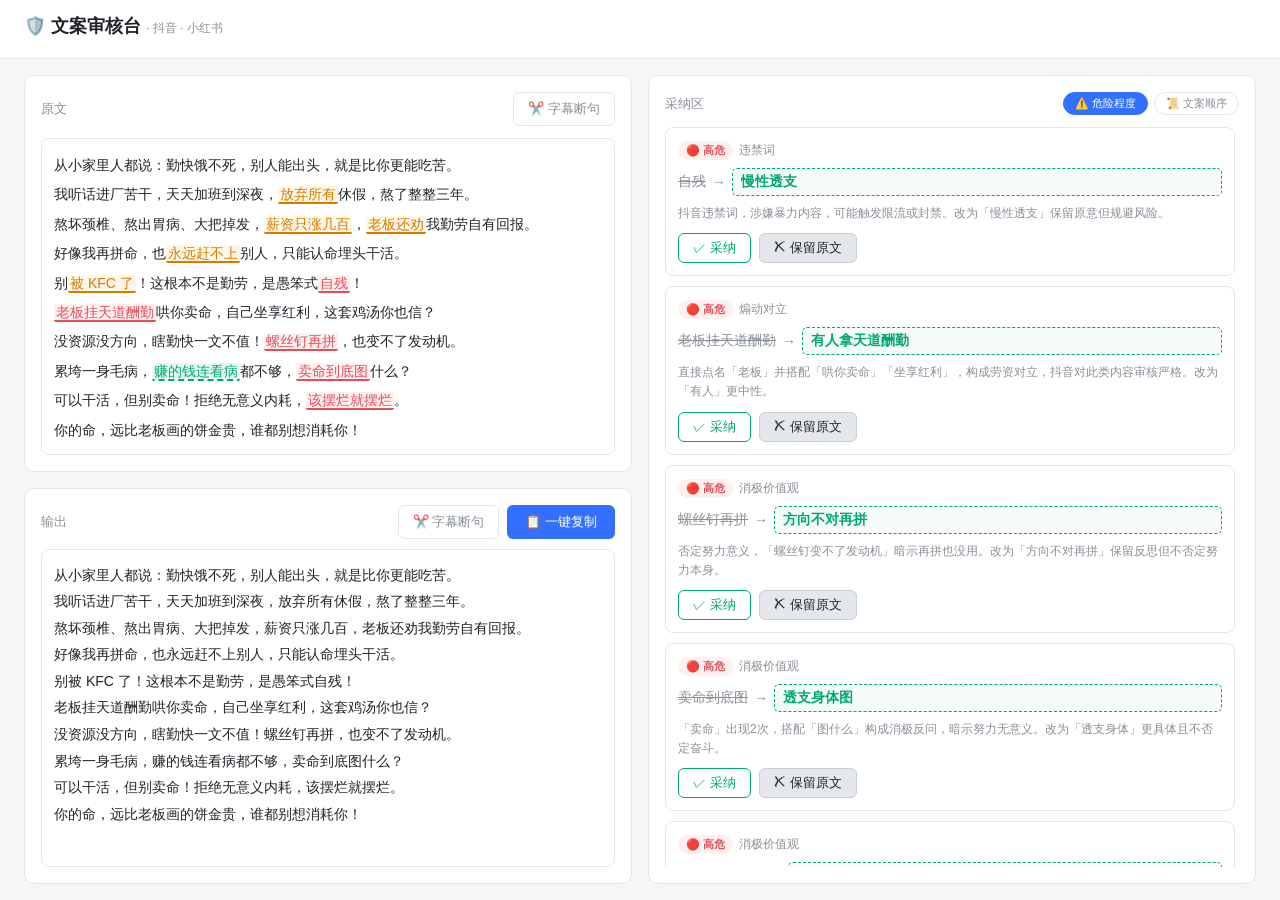
<file: output/review-吃苦卖命.html>
<!DOCTYPE html>
<html lang="zh-CN">
<head>
<meta charset="UTF-8">
<meta name="viewport" content="width=device-width,initial-scale=1">
<title>文案审核台 · Script Studio</title>
<style>
  :root{
    --bg:#f5f6f8;--card:#fff;--border:#e4e7eb;--text:#1f2329;--muted:#8a9099;
    --high:#e34d59;--high-bg:#fff0f0;--med:#d87a00;--med-bg:#fff7e6;
    --low:#00a870;--low-bg:#e6f9f0;--accent:#3370ff;--ok:#00a870;
  }
  *{box-sizing:border-box;}
  html,body{height:100%;}
  body{margin:0;font-family:-apple-system,"Segoe UI","Microsoft YaHei",sans-serif;background:var(--bg);color:var(--text);display:flex;flex-direction:column;height:100vh;overflow:hidden;}
  header{background:var(--card);border-bottom:1px solid var(--border);padding:14px 24px;flex-shrink:0;}
  header h1{font-size:18px;margin:0 0 6px;font-weight:600;}
  .controls{display:flex;align-items:center;gap:14px;}
  .controls label{font-size:13px;font-weight:600;white-space:nowrap;}
  .slider-wrap{flex:1;}
  input[type=range]{width:100%;accent-color:var(--accent);height:4px;}
  .ticks{display:flex;justify-content:space-between;font-size:11px;color:var(--muted);margin-top:4px;}

  /* 电脑端：左列上下(原文/输出)，右列卡片跨整列 */
  main{
    display:grid;
    grid-template-columns:1fr 1fr;
    grid-template-rows:1fr 1fr;
    grid-template-areas:"original items" "output items";
    gap:16px;padding:16px 24px;max-width:1500px;margin:0 auto;width:100%;
    flex:1 1 0;min-height:0;align-items:stretch;
  }
  .panel-original{grid-area:original;}
  .panel-output{grid-area:output;}
  .panel-items{grid-area:items;}

  .panel{background:var(--card);border:1px solid var(--border);border-radius:10px;padding:16px;display:flex;flex-direction:column;min-height:0;overflow:hidden;}
  .panel h2{font-size:13px;margin:0 0 12px;color:var(--muted);font-weight:500;display:flex;justify-content:space-between;align-items:center;gap:8px;flex-wrap:wrap;flex-shrink:0;}
  .sort-bar{display:flex;gap:6px;}
  .sort-btn{border:1px solid var(--border);background:#fff;color:var(--muted);padding:3px 11px;border-radius:14px;font-size:11px;cursor:pointer;font-weight:500;white-space:nowrap;}
  .sort-btn:hover{background:#f2f3f5;}
  .sort-btn.on{background:var(--accent);color:#fff;border-color:var(--accent);}
  #original{font-size:14px;line-height:2.1;white-space:pre-wrap;word-break:break-word;flex:1 1 auto;min-height:0;overflow:auto;padding:12px;border:1px solid var(--border);border-radius:8px;}
  mark.h{background:var(--high-bg);color:var(--high);border-bottom:2px solid var(--high);padding:0 2px;border-radius:2px;}
  mark.m{background:var(--med-bg);color:var(--med);border-bottom:2px solid var(--med);padding:0 2px;border-radius:2px;}
  mark.l{background:var(--low-bg);color:var(--low);border-bottom:2px dashed var(--low);padding:0 2px;border-radius:2px;}
  #items{display:flex;flex-direction:column;gap:10px;flex:1 1 auto;overflow:auto;padding-right:4px;}
  .card{border:1px solid var(--border);border-radius:8px;padding:12px;transition:.15s;flex-shrink:0;}
  .card.adopted{border-color:var(--ok);background:#f5fcf8;}
  .tag{display:inline-block;font-size:11px;font-weight:600;padding:2px 8px;border-radius:10px;}
  .tag.high{background:var(--high-bg);color:var(--high);}
  .tag.medium{background:var(--med-bg);color:var(--med);}
  .tag.low{background:var(--low-bg);color:var(--low);}
  .cat{font-size:12px;color:var(--muted);margin-left:6px;}
  .line{display:flex;align-items:center;gap:6px;flex-wrap:wrap;font-size:14px;margin:8px 0;}
  .line .from{text-decoration:line-through;color:var(--muted);}
  .line .arrow{color:var(--muted);}
  .edit-sug{flex:1;min-width:140px;font-size:14px;font-family:inherit;color:var(--ok);font-weight:600;border:1px dashed var(--ok);background:#f5fcf8;border-radius:5px;padding:5px 8px;outline:none;}
  .edit-sug:focus{border-style:solid;background:#fff;}
  .reason{font-size:12px;color:var(--muted);margin:6px 0 10px;line-height:1.6;}
  .actions{display:flex;gap:8px;}
  .btn{border:1px solid var(--border);background:#fff;padding:5px 14px;border-radius:6px;font-size:13px;cursor:pointer;}
  .btn:hover{background:#f2f3f5;}
  .btn.yes{color:var(--ok);border-color:var(--ok);}
  .btn.yes.on{background:var(--ok);color:#fff;}
  .btn.no{color:var(--muted);}
  .btn.no.on{background:#e4e7eb;color:var(--text);border-color:#c9cdd4;}
  .out-head{display:flex;justify-content:space-between;align-items:center;margin-bottom:10px;gap:10px;flex-wrap:wrap;flex-shrink:0;}
  .out-head h2{font-size:13px;margin:0;color:var(--muted);font-weight:500;}
  .out-head .btns{display:flex;gap:8px;}
  #output{width:100%;flex:1 1 auto;min-height:0;border:1px solid var(--border);border-radius:8px;padding:12px;font-size:14px;line-height:1.9;font-family:inherit;resize:none;color:var(--text);}
  #output:focus{border-color:var(--accent);}
  .copy{background:var(--accent);color:#fff;border:none;padding:7px 18px;border-radius:6px;font-size:13px;cursor:pointer;font-weight:500;}
  .copy:hover{opacity:.9;}
  .split{background:#fff;border:1px solid var(--border);color:var(--muted);padding:7px 14px;border-radius:6px;font-size:13px;cursor:pointer;}
  .split:hover{background:#f2f3f5;}
  .split.active{background:var(--low-bg);border-color:var(--low);color:var(--low);font-weight:600;}
  .toast{position:fixed;bottom:28px;left:50%;transform:translateX(-50%);background:#1f2329;color:#fff;padding:9px 20px;border-radius:20px;font-size:13px;opacity:0;transition:.2s;pointer-events:none;}
  .toast.show{opacity:.95;}

  /* ===== 移动端：原文 → 卡片 → 输出，纵向单栏 ===== */
  @media (max-width: 768px){
    html,body{height:auto;}
    body{display:block;min-height:auto;overflow:auto;}
    header{padding:12px 14px;}
    header h1{font-size:17px;}
    .controls{gap:10px;}
    .controls label{font-size:13px;}
    input[type=range]{height:8px;}
    .ticks{font-size:10px;margin-top:5px;}
    main{grid-template-columns:1fr;grid-template-rows:auto;grid-template-areas:"original" "items" "output";padding:12px;gap:12px;max-width:100%;flex:none;}
    .panel{padding:14px;border-radius:9px;overflow:visible;}
    .panel h2{font-size:13px;margin-bottom:10px;}
    .sort-btn{font-size:11px;padding:4px 11px;}
    #original{font-size:15px;line-height:1.95;overflow:visible;padding:0;border:none;border-radius:0;}
    #items{max-height:none;padding-right:0;gap:10px;overflow:visible;}
    .card{padding:12px;}
    .line{flex-direction:column;align-items:stretch;gap:5px;}
    .line .from{font-size:14px;}
    .line .arrow{display:none;}
    .edit-sug{min-width:100%;font-size:15px;padding:9px 10px;}
    .reason{font-size:12px;margin:6px 0;}
    .actions{gap:10px;}
    .btn{flex:1;padding:10px;font-size:14px;min-height:42px;}
    .out-head{flex-direction:column;align-items:stretch;gap:8px;}
    .out-head .btns{display:flex;gap:8px;}
    .copy,.split{flex:1;padding:11px;font-size:14px;min-height:44px;}
    #output{min-height:0;font-size:15px;line-height:1.8;resize:none;overflow:hidden;}
  }
</style>
</head>
<body>
<header>
  <h1>🛡️ 文案审核台 <span id="platform" style="font-size:12px;color:var(--muted);font-weight:400"></span></h1>
</header>

<main>
  <section class="panel panel-original">
    <h2>
      <span>原文</span>
      <button class="split" id="origSplitBtn">✂️ 字幕断句</button>
    </h2>
    <div id="original"></div>
  </section>
  <section class="panel panel-items">
    <h2>
      <span>采纳区</span>
      <span class="sort-bar">
        <button class="sort-btn on" data-sort="risk">⚠️ 危险程度</button>
        <button class="sort-btn" data-sort="text">📜 文案顺序</button>
      </span>
    </h2>
    <div id="items"></div>
  </section>
  <section class="panel panel-output">
    <div class="out-head">
      <h2>输出</h2>
      <div class="btns">
        <button class="split" id="splitBtn">✂️ 字幕断句</button>
        <button class="copy" id="copyBtn">📋 一键复制</button>
      </div>
    </div>
    <textarea id="output" placeholder="实时拼合修改后的文案"></textarea>
  </section>
</main>

<div class="toast" id="toast">已复制到剪贴板</div>

<script>
/* ===== _template.html：文案审核台模板。由 script-review skill 使用 =====
   生成流程：
   1) Bash:  cp "_template.html" "review-<主题>.html"
   2) Edit review-<主题>.html：把下面这行
        var REVIEW_DATA = { PLACEHOLDER };
      替换为实际审核数据对象，格式：
        var REVIEW_DATA = {
          verdict: "一句话总评",
          platform: "抖音 · 小红书",
          original: `原文（保留【角色】【镜头】等标记；标题钩子独立成行，不要塞进【】）`,
          splitOriginal: `断句版本（agent 按口播节奏预切好的字幕，每句<=10字；原文有什么标点就保留什么标点，不加不减；点「字幕断句」按钮切换）`,
          items: [
            { id:1, level:"high", category:"消极价值观", original:"原文精确子串", suggestion:"改写", splitSuggestion:"断句版改写", reason:"原因" },
            ...
          ]
        };
   约束：items.original 必须是 original 的精确子串（网页靠 indexOf 定位高亮+替换）；level 仅 high/medium/low。
   内容控制（断句、分句等）全部由 agent 完成，JS 只负责网页结构和交互。
   注意：注释内切勿出现可闭合块注释的符号组合，否则 JS 会报错。 */
var REVIEW_DATA = {
  verdict: "整体立意偏消极，否定努力+煽动劳资对立+摆烂价值观，高风险",
  platform: "抖音 · 小红书",
  original: `从小家里人都说：勤快饿不死，别人能出头，就是比你更能吃苦。
我听话进厂苦干，天天加班到深夜，放弃所有休假，熬了整整三年。
熬坏颈椎、熬出胃病、大把掉发，薪资只涨几百，老板还劝我勤劳自有回报。
好像我再拼命，也永远赶不上别人，只能认命埋头干活。
别被 KFC 了！这根本不是勤劳，是愚笨式自残！
老板挂天道酬勤哄你卖命，自己坐享红利，这套鸡汤你也信？
没资源没方向，瞎勤快一文不值！螺丝钉再拼，也变不了发动机。
累垮一身毛病，赚的钱连看病都不够，卖命到底图什么？
可以干活，但别卖命！拒绝无意义内耗，该摆烂就摆烂。
你的命，远比老板画的饼金贵，谁都别想消耗你！`,
  splitOriginal: `从小家里都说：
勤快饿不死，
别人能出头，
就是比你更能吃苦。

我听话进厂苦干，
天天加班到深夜，
放弃所有休假，
熬了整整三年。

熬坏颈椎、
熬出胃病、
大把掉发，
薪资只涨几百，
老板还劝我
勤劳自有回报。

好像我再拼命，
也永远赶不上别人，
只能认命埋头干活。

别被 KFC 了！
这根本不是勤劳，
是愚笨式自残！

老板挂天道酬勤
哄你卖命，
自己坐享红利，
这套鸡汤你也信？

没资源没方向，
瞎勤快一文不值！
螺丝钉再拼，
也变不了发动机。

累垮一身毛病，
赚的钱连看病都不够，
卖命到底图什么？

可以干活，
但别卖命！
拒绝无意义内耗，
该摆烂就摆烂。

你的命，
远比老板画的饼金贵，
谁都别想消耗你！`,
  items: [
    { id:1, level:"high", category:"违禁词", original:"自残", suggestion:"慢性透支", splitSuggestion:"慢性透支", reason:"抖音违禁词，涉嫌暴力内容，可能触发限流或封禁。改为「慢性透支」保留原意但规避风险。" },
    { id:2, level:"high", category:"消极价值观", original:"该摆烂就摆烂", suggestion:"该休息就休息", splitSuggestion:"该休息\n就休息。", reason:"「摆烂」是抖音敏感词，传达反奋斗价值观，容易被限流。改为「该休息就休息」更正向，保留拒绝无效内耗的立意。" },
    { id:3, level:"high", category:"煽动对立", original:"老板挂天道酬勤", suggestion:"有人拿天道酬勤", splitSuggestion:"有人拿\n天道酬勤", reason:"直接点名「老板」并搭配「哄你卖命」「坐享红利」，构成劳资对立，抖音对此类内容审核严格。改为「有人」更中性。" },
    { id:4, level:"high", category:"消极价值观", original:"螺丝钉再拼", suggestion:"方向不对再拼", splitSuggestion:"方向不对\n再拼", reason:"否定努力意义，「螺丝钉变不了发动机」暗示再拼也没用。改为「方向不对再拼」保留反思但不否定努力本身。" },
    { id:5, level:"high", category:"消极价值观", original:"卖命到底图", suggestion:"透支身体图", splitSuggestion:"透支身体图", reason:"「卖命」出现2次，搭配「图什么」构成消极反问，暗示努力无意义。改为「透支身体」更具体且不否定奋斗。" },
    { id:6, level:"medium", category:"绝对化用语", original:"永远赶不上", suggestion:"努力也追不上", splitSuggestion:"努力也\n追不上", reason:"「永远」是绝对化用语，剧情语境风险较低，但建议改为「努力也追不上」更客观。" },
    { id:7, level:"medium", category:"敏感词", original:"薪资只涨几百", suggestion:"工资只涨几百", splitSuggestion:"工资只涨\n几百", reason:"「薪资」涉嫌招聘信息，短视频平台招聘类目需报白。改为「工资」规避风险。" },
    { id:8, level:"medium", category:"谐音规避", original:"被 KFC 了", suggestion:"被洗脑了", splitSuggestion:"被洗脑了", reason:"「KFC」代「PUA」，平台可能识别为谐音规避。直接改为「被洗脑了」更清晰且无风险。" },
    { id:9, level:"medium", category:"敏感词", original:"老板还劝", suggestion:"领导还劝", splitSuggestion:"领导还劝", reason:"「老板」出现3次，虽剧情语境可过，但反复出现增加风险。部分改为「领导」降低敏感度。" },
    { id:10, level:"medium", category:"绝对化用语", original:"放弃所有", suggestion:"放弃全部休息", splitSuggestion:"放弃\n全部休息", reason:"「所有」是绝对化用语，建议改为「全部休息」或「所有假期」更具体。" },
    { id:11, level:"low", category:"敏感词", original:"赚的钱连看病", suggestion:"挣的钱不够看病", splitSuggestion:"挣的钱\n不够看病", reason:"「钱」是直播间违禁词，但口播剧情中风险较低。可改为「挣的钱」或「攒的钱」更口语化。" }
  ]
};
</script>
<script>
const LEVEL_RANK = { high:3, medium:2, low:1 };
const LEVEL_LABEL = { high:"🔴 高危", medium:"🟡 中危", low:"🟢 低危" };
const LEVEL_CLS = { high:"h", medium:"m", low:"l" };
let DATA = null;
let state = {};
let edits = {};
let sortOrder = 'risk';
let splitMode = false;
let origSplitMode = false;

function init(){
  DATA = window.REVIEW_DATA;
  if(!DATA){ document.getElementById('original').textContent='未找到审核数据'; return; }
  document.getElementById('platform').textContent = '· ' + (DATA.platform||'');
  DATA.items.forEach(it=>{ edits[it.id] = it.suggestion; state[it.id] = false; });
  renderOriginal();
  renderItems();
  compose();
  autoResizeOutput();
}
window.addEventListener('resize', autoResizeOutput);

document.querySelectorAll('.sort-btn').forEach(b=>{
  b.onclick = ()=>{
    sortOrder = b.dataset.sort;
    document.querySelectorAll('.sort-btn').forEach(x=> x.classList.toggle('on', x.dataset.sort===sortOrder));
    renderItems();
  };
});
function sortedItems(){
  const arr = DATA.items.slice();
  if(sortOrder === 'risk') arr.sort((a,b)=> (LEVEL_RANK[b.level]-LEVEL_RANK[a.level]) || (posOf(a)-posOf(b)) );
  else arr.sort((a,b)=> posOf(a) - posOf(b));
  return arr;
}
function posOf(it){ return it.original ? DATA.original.indexOf(it.original) : 999999; }

function renderOriginal(){
  const rawText = origSplitMode && DATA.splitOriginal ? DATA.splitOriginal : DATA.original;
  const NL = '\x00';
  const text = origSplitMode ? rawText.replace(/\n/g, NL) : rawText;
  const marks = [];
  DATA.items.forEach(it=>{
    if(!it.original) return;
    let idx = text.indexOf(it.original);
    while(idx !== -1){ marks.push({s:idx, e:idx+it.original.length, level:it.level}); idx = text.indexOf(it.original, idx+1); }
  });
  marks.sort((a,b)=>a.s-b.s || b.e-a.e);
  const merged = [];
  for(const m of marks){
    const last = merged[merged.length-1];
    if(last && m.s < last.e){ last.e = Math.max(last.e, m.e); last.level = topRank(last.level, m.level); }
    else merged.push({...m});
  }
  let html='', cur=0;
  for(const m of merged){
    if(m.s > cur) html += esc(text.slice(cur, m.s));
    html += `<mark class="${LEVEL_CLS[m.level]}">${esc(text.slice(m.s, m.e))}</mark>`;
    cur = m.e;
  }
  if(cur < text.length) html += esc(text.slice(cur));
  document.getElementById('original').innerHTML = origSplitMode ? html.replace(/\x00/g, '\n') : html;
}
function topRank(a,b){ return LEVEL_RANK[a] >= LEVEL_RANK[b] ? a : b; }

function renderItems(){
  const box = document.getElementById('items');
  box.innerHTML = sortedItems().map(it=>{
    const on = state[it.id];
    return `<div class="card ${on?'adopted':''}">
      <div><span class="tag ${it.level}">${LEVEL_LABEL[it.level]}</span><span class="cat">${esc(it.category||'')}</span></div>
      <div class="line">
        <span class="from">${esc(it.original)}</span>
        <span class="arrow">→</span>
        <input class="edit-sug" data-id="${it.id}" value="${escAttr(edits[it.id])}" title="可直接修改改写内容">
      </div>
      <div class="reason">${esc(it.reason||'')}</div>
      <div class="actions">
        <button class="btn yes ${on?'on':''}" data-id="${it.id}" data-act="1">✓ 采纳</button>
        <button class="btn no ${!on?'on':''}" data-id="${it.id}" data-act="0">✗ 保留原文</button>
      </div>
    </div>`;
  }).join('');
  box.querySelectorAll('button[data-act]').forEach(b=>{
    b.onclick = ()=>{ state[+b.dataset.id] = (b.dataset.act === '1'); renderItems(); compose(); };
  });
  box.querySelectorAll('input.edit-sug').forEach(inp=>{
    inp.oninput = ()=>{ edits[+inp.dataset.id] = inp.value; compose(); };
  });
}

function compose(){
  let text = splitMode && DATA.splitOriginal ? DATA.splitOriginal : DATA.original;
  const adopted = DATA.items
    .filter(it => state[it.id] && it.original && edits[it.id])
    .sort((a,b)=> LEVEL_RANK[b.level] - LEVEL_RANK[a.level]);
  // 断句模式：换行→占位符，让 indexOf 能跨行匹配
  const NL = '\x00';
  if(splitMode) text = text.replace(/\n/g, NL);
  for(const it of adopted){
    let sug = edits[it.id];
    if(!sug || sug === it.original) continue;
    // 断句模式：未手动编辑时用 splitSuggestion
    if(splitMode && it.splitSuggestion && sug === it.suggestion) sug = it.splitSuggestion;
    const ph = '\x01' + it.id + '\x01';
    text = text.split(it.original).join(ph);
    text = text.split(ph).join(sug);
  }
  if(splitMode) text = text.replace(/\x00/g, '\n');
  document.getElementById('output').value = cleanText(text);
  autoResizeOutput();
  updateSplitUI();
}
function autoResizeOutput(){
  const ta = document.getElementById('output');
  ta.style.height = 'auto';
  ta.style.height = ta.scrollHeight + 'px';
}

function cleanText(text){
  return text
    .replace(/【[^】]*】/g, '')
    .replace(/（[^）]*）/g, '')
    .replace(/\([^)]*\)/g, '')
    .split('\n')
    .map(l => l.replace(/^[\s　]+/, '').replace(/[\s　]+$/, ''))
    .filter(l => l.length > 0)
    .join('\n');
}

document.getElementById('origSplitBtn').addEventListener('click', ()=>{
  origSplitMode = !origSplitMode;
  renderOriginal();
  updateOrigSplitUI();
});
function updateOrigSplitUI(){
  const btn = document.getElementById('origSplitBtn');
  if(origSplitMode){ btn.classList.add('active'); btn.textContent = '↩️ 连续原文'; }
  else { btn.classList.remove('active'); btn.textContent = '✂️ 字幕断句'; }
}

document.getElementById('splitBtn').addEventListener('click', ()=>{
  splitMode = !splitMode;
  compose();
});
function updateSplitUI(){
  const btn = document.getElementById('splitBtn');
  if(splitMode){ btn.classList.add('active'); btn.textContent = '↩️ 连续原文'; }
  else { btn.classList.remove('active'); btn.textContent = '✂️ 字幕断句'; }
}

document.getElementById('copyBtn').addEventListener('click', ()=>{
  const t = document.getElementById('output').value;
  const done = ()=> toast('已复制到剪贴板');
  if(navigator.clipboard && navigator.clipboard.writeText){
    navigator.clipboard.writeText(t).then(done).catch(fallbackCopy);
  } else { fallbackCopy(); }
  function fallbackCopy(){
    const ta = document.getElementById('output');
    ta.focus(); ta.select(); document.execCommand('copy');
    done();
  }
});
function toast(msg){ const t=document.getElementById('toast'); t.textContent=msg; t.classList.add('show'); setTimeout(()=>t.classList.remove('show'),1500); }
function esc(s){ return String(s).replace(/[&<>]/g, c=>({'&':'&amp;','<':'&lt;','>':'&gt;'}[c])); }
function escAttr(s){ return String(s).replace(/[&<>"]/g, c=>({'&':'&amp;','<':'&lt;','>':'&gt;','"':'&quot;'}[c])); }

init();
</script>
</body>
</html>
</file>
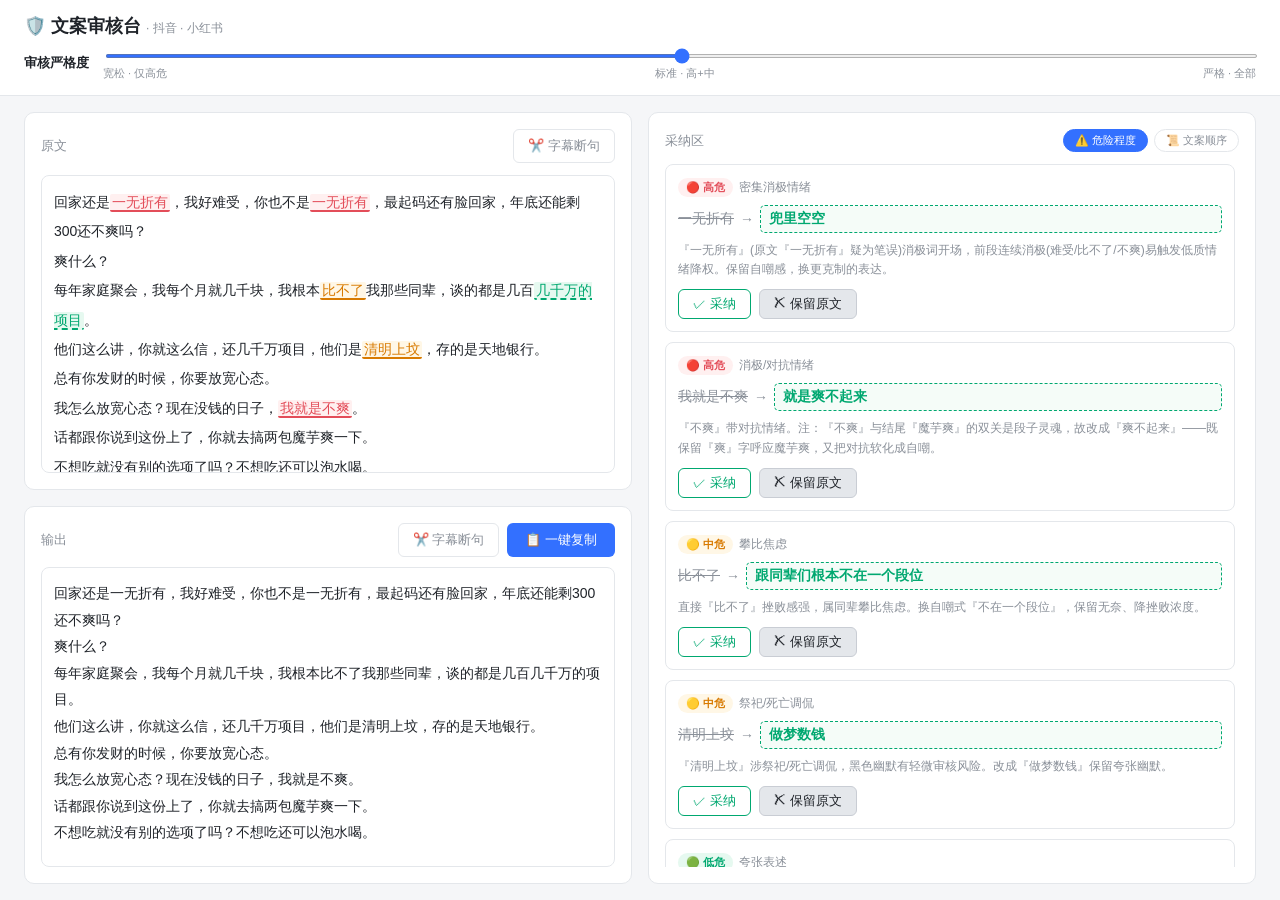
<file: output/review-回家过年.html>
<!DOCTYPE html>
<html lang="zh-CN">
<head>
<meta charset="UTF-8">
<meta name="viewport" content="width=device-width,initial-scale=1">
<title>文案审核台 · Script Studio</title>
<style>
  :root{
    --bg:#f5f6f8;--card:#fff;--border:#e4e7eb;--text:#1f2329;--muted:#8a9099;
    --high:#e34d59;--high-bg:#fff0f0;--med:#d87a00;--med-bg:#fff7e6;
    --low:#00a870;--low-bg:#e6f9f0;--accent:#3370ff;--ok:#00a870;
  }
  *{box-sizing:border-box;}
  html,body{height:100%;}
  body{margin:0;font-family:-apple-system,"Segoe UI","Microsoft YaHei",sans-serif;background:var(--bg);color:var(--text);display:flex;flex-direction:column;height:100vh;overflow:hidden;}
  header{background:var(--card);border-bottom:1px solid var(--border);padding:14px 24px;flex-shrink:0;}
  header h1{font-size:18px;margin:0 0 6px;font-weight:600;}
  .controls{display:flex;align-items:center;gap:14px;}
  .controls label{font-size:13px;font-weight:600;white-space:nowrap;}
  .slider-wrap{flex:1;}
  input[type=range]{width:100%;accent-color:var(--accent);height:4px;}
  .ticks{display:flex;justify-content:space-between;font-size:11px;color:var(--muted);margin-top:4px;}

  /* 电脑端：左列上下(原文/输出)，右列卡片跨整列 */
  main{
    display:grid;
    grid-template-columns:1fr 1fr;
    grid-template-rows:1fr 1fr;
    grid-template-areas:"original items" "output items";
    gap:16px;padding:16px 24px;max-width:1500px;margin:0 auto;width:100%;
    flex:1 1 0;min-height:0;align-items:stretch;
  }
  .panel-original{grid-area:original;}
  .panel-output{grid-area:output;}
  .panel-items{grid-area:items;}

  .panel{background:var(--card);border:1px solid var(--border);border-radius:10px;padding:16px;display:flex;flex-direction:column;min-height:0;overflow:hidden;}
  .panel h2{font-size:13px;margin:0 0 12px;color:var(--muted);font-weight:500;display:flex;justify-content:space-between;align-items:center;gap:8px;flex-wrap:wrap;flex-shrink:0;}
  .sort-bar{display:flex;gap:6px;}
  .sort-btn{border:1px solid var(--border);background:#fff;color:var(--muted);padding:3px 11px;border-radius:14px;font-size:11px;cursor:pointer;font-weight:500;white-space:nowrap;}
  .sort-btn:hover{background:#f2f3f5;}
  .sort-btn.on{background:var(--accent);color:#fff;border-color:var(--accent);}
  #original{font-size:14px;line-height:2.1;white-space:pre-wrap;word-break:break-word;flex:1 1 auto;min-height:0;overflow:auto;padding:12px;border:1px solid var(--border);border-radius:8px;}
  mark.h{background:var(--high-bg);color:var(--high);border-bottom:2px solid var(--high);padding:0 2px;border-radius:2px;}
  mark.m{background:var(--med-bg);color:var(--med);border-bottom:2px solid var(--med);padding:0 2px;border-radius:2px;}
  mark.l{background:var(--low-bg);color:var(--low);border-bottom:2px dashed var(--low);padding:0 2px;border-radius:2px;}
  #items{display:flex;flex-direction:column;gap:10px;flex:1 1 auto;overflow:auto;padding-right:4px;}
  .card{border:1px solid var(--border);border-radius:8px;padding:12px;transition:.15s;flex-shrink:0;}
  .card.adopted{border-color:var(--ok);background:#f5fcf8;}
  .tag{display:inline-block;font-size:11px;font-weight:600;padding:2px 8px;border-radius:10px;}
  .tag.high{background:var(--high-bg);color:var(--high);}
  .tag.medium{background:var(--med-bg);color:var(--med);}
  .tag.low{background:var(--low-bg);color:var(--low);}
  .cat{font-size:12px;color:var(--muted);margin-left:6px;}
  .line{display:flex;align-items:center;gap:6px;flex-wrap:wrap;font-size:14px;margin:8px 0;}
  .line .from{text-decoration:line-through;color:var(--muted);}
  .line .arrow{color:var(--muted);}
  .edit-sug{flex:1;min-width:140px;font-size:14px;font-family:inherit;color:var(--ok);font-weight:600;border:1px dashed var(--ok);background:#f5fcf8;border-radius:5px;padding:5px 8px;outline:none;}
  .edit-sug:focus{border-style:solid;background:#fff;}
  .reason{font-size:12px;color:var(--muted);margin:6px 0 10px;line-height:1.6;}
  .actions{display:flex;gap:8px;}
  .btn{border:1px solid var(--border);background:#fff;padding:5px 14px;border-radius:6px;font-size:13px;cursor:pointer;}
  .btn:hover{background:#f2f3f5;}
  .btn.yes{color:var(--ok);border-color:var(--ok);}
  .btn.yes.on{background:var(--ok);color:#fff;}
  .btn.no{color:var(--muted);}
  .btn.no.on{background:#e4e7eb;color:var(--text);border-color:#c9cdd4;}
  .out-head{display:flex;justify-content:space-between;align-items:center;margin-bottom:10px;gap:10px;flex-wrap:wrap;flex-shrink:0;}
  .out-head h2{font-size:13px;margin:0;color:var(--muted);font-weight:500;}
  .out-head .btns{display:flex;gap:8px;}
  #output{width:100%;flex:1 1 auto;min-height:0;border:1px solid var(--border);border-radius:8px;padding:12px;font-size:14px;line-height:1.9;font-family:inherit;resize:none;color:var(--text);}
  #output:focus{border-color:var(--accent);}
  .copy{background:var(--accent);color:#fff;border:none;padding:7px 18px;border-radius:6px;font-size:13px;cursor:pointer;font-weight:500;}
  .copy:hover{opacity:.9;}
  .split{background:#fff;border:1px solid var(--border);color:var(--muted);padding:7px 14px;border-radius:6px;font-size:13px;cursor:pointer;}
  .split:hover{background:#f2f3f5;}
  .split.active{background:var(--low-bg);border-color:var(--low);color:var(--low);font-weight:600;}
  .toast{position:fixed;bottom:28px;left:50%;transform:translateX(-50%);background:#1f2329;color:#fff;padding:9px 20px;border-radius:20px;font-size:13px;opacity:0;transition:.2s;pointer-events:none;}
  .toast.show{opacity:.95;}

  /* ===== 移动端：原文 → 卡片 → 输出，纵向单栏 ===== */
  @media (max-width: 768px){
    html,body{height:auto;}
    body{display:block;min-height:auto;overflow:auto;}
    header{padding:12px 14px;}
    header h1{font-size:17px;}
    .controls{gap:10px;}
    .controls label{font-size:13px;}
    input[type=range]{height:8px;}
    .ticks{font-size:10px;margin-top:5px;}
    main{grid-template-columns:1fr;grid-template-rows:auto;grid-template-areas:"original" "items" "output";padding:12px;gap:12px;max-width:100%;flex:none;}
    .panel{padding:14px;border-radius:9px;overflow:visible;}
    .panel h2{font-size:13px;margin-bottom:10px;}
    .sort-btn{font-size:11px;padding:4px 11px;}
    #original{font-size:15px;line-height:1.95;overflow:visible;padding:0;border:none;border-radius:0;}
    #items{max-height:none;padding-right:0;gap:10px;overflow:visible;}
    .card{padding:12px;}
    .line{flex-direction:column;align-items:stretch;gap:5px;}
    .line .from{font-size:14px;}
    .line .arrow{display:none;}
    .edit-sug{min-width:100%;font-size:15px;padding:9px 10px;}
    .reason{font-size:12px;margin:6px 0;}
    .actions{gap:10px;}
    .btn{flex:1;padding:10px;font-size:14px;min-height:42px;}
    .out-head{flex-direction:column;align-items:stretch;gap:8px;}
    .out-head .btns{display:flex;gap:8px;}
    .copy,.split{flex:1;padding:11px;font-size:14px;min-height:44px;}
    #output{min-height:0;font-size:15px;line-height:1.8;resize:none;}
  }
</style>
</head>
<body>
<header>
  <h1>🛡️ 文案审核台 <span id="platform" style="font-size:12px;color:var(--muted);font-weight:400"></span></h1>
  <div class="controls">
    <label>审核严格度</label>
    <div class="slider-wrap">
      <input type="range" id="strict" min="0" max="2" step="1" value="1">
      <div class="ticks"><span>宽松 · 仅高危</span><span>标准 · 高+中</span><span>严格 · 全部</span></div>
    </div>
  </div>
</header>

<main>
  <section class="panel panel-original">
    <h2>
      <span>原文</span>
      <button class="split" id="origSplitBtn">✂️ 字幕断句</button>
    </h2>
    <div id="original"></div>
  </section>
  <section class="panel panel-items">
    <h2>
      <span>采纳区</span>
      <span class="sort-bar">
        <button class="sort-btn on" data-sort="risk">⚠️ 危险程度</button>
        <button class="sort-btn" data-sort="text">📜 文案顺序</button>
      </span>
    </h2>
    <div id="items"></div>
  </section>
  <section class="panel panel-output">
    <div class="out-head">
      <h2>输出</h2>
      <div class="btns">
        <button class="split" id="splitBtn">✂️ 字幕断句</button>
        <button class="copy" id="copyBtn">📋 一键复制</button>
      </div>
    </div>
    <textarea id="output" placeholder="实时拼合修改后的文案"></textarea>
  </section>
</main>

<div class="toast" id="toast">已复制到剪贴板</div>

<script>
/* ===== _template.html：文案审核台模板。由 script-review skill 使用 =====
   生成流程：
   1) Bash:  cp "_template.html" "review-<主题>.html"
   2) Edit review-<主题>.html：把下面这行
        var REVIEW_DATA = { PLACEHOLDER };
      替换为实际审核数据对象，格式：
        var REVIEW_DATA = {
          verdict: "一句话总评",
          platform: "抖音 · 小红书",
          original: `原文（保留【角色】【镜头】等标记；标题钩子独立成行，不要塞进【】）`,
          items: [
            { id:1, level:"high", category:"消极价值观", original:"原文精确子串", suggestion:"改写", reason:"原因" },
            ...
          ]
        };
   约束：items.original 必须是 original 的精确子串（网页靠 indexOf 定位高亮+替换）；level 仅 high/medium/low。
   内容控制（断句、分句等）全部由 agent 完成，JS 只负责网页结构和交互。
   注意：注释内切勿出现可闭合块注释的符号组合，否则 JS 会报错。 */
var REVIEW_DATA = {
  verdict: "自嘲段子+魔芋爽反转，结构OK。主要风险在前半段消极情绪密集（一无所有/难受/比不了/不爽）——抖音对连续低质情绪会降权；另『清明上坟/天地银行』涉祭祀调侃有轻微风险。建议：软化消极铺垫、突出魔芋爽反转的爽感，立意从『纯丧』转向『苦中作乐的自嘲』。",
  platform: "抖音 · 小红书",
  original: `回家还是一无折有，我好难受，你也不是一无折有，最起码还有脸回家，年底还能剩300还不爽吗？
爽什么？
每年家庭聚会，我每个月就几千块，我根本比不了我那些同辈，谈的都是几百几千万的项目。
他们这么讲，你就这么信，还几千万项目，他们是清明上坟，存的是天地银行。
总有你发财的时候，你要放宽心态。
我怎么放宽心态？现在没钱的日子，我就是不爽。
话都跟你说到这份上了，你就去搞两包魔芋爽一下。
不想吃就没有别的选项了吗？不想吃还可以泡水喝。`,
  splitOriginal: `回家还是一无折有，
我好难受，
你也不是一无折有，
最起码还有脸回家，
年底还能剩300
还不爽吗？
爽什么？
每年家庭聚会，
我每个月就几千块，
我根本比不了
我那些同辈，
谈的都是
几百几千万的项目。
他们这么讲，
你就这么信，
还几千万项目，
他们是清明上坟，
存的是天地银行。
总有你发财的时候，
你要放宽心态。
我怎么放宽心态？
现在没钱的日子，
我就是不爽。
话都跟你说到这份上了，
你就去
搞两包魔芋爽一下。
不想吃
就没有别的选项了吗？
不想吃
还可以泡水喝。`,
  items: [
    { id:1, level:"high", category:"密集消极情绪", original:"一无折有", suggestion:"兜里空空", reason:"『一无所有』(原文『一无折有』疑为笔误)消极词开场，前段连续消极(难受/比不了/不爽)易触发低质情绪降权。保留自嘲感，换更克制的表达。" },
    { id:2, level:"high", category:"消极/对抗情绪", original:"我就是不爽", suggestion:"就是爽不起来", reason:"『不爽』带对抗情绪。注：『不爽』与结尾『魔芋爽』的双关是段子灵魂，故改成『爽不起来』——既保留『爽』字呼应魔芋爽，又把对抗软化成自嘲。" },
    { id:3, level:"medium", category:"祭祀/死亡调侃", original:"清明上坟", suggestion:"做梦数钱", reason:"『清明上坟』涉祭祀/死亡调侃，黑色幽默有轻微审核风险。改成『做梦数钱』保留夸张幽默。" },
    { id:4, level:"medium", category:"攀比焦虑", original:"比不了", suggestion:"跟同辈们根本不在一个段位", splitSuggestion:"跟同辈们\n根本不在一个段位", reason:"直接『比不了』挫败感强，属同辈攀比焦虑。换自嘲式『不在一个段位』，保留无奈、降挫败浓度。" },
    { id:5, level:"low", category:"夸张表述", original:"几千万的项目", suggestion:"动不动几千万的大项目", reason:"『几千万』夸张，但语境是讽刺别人吹牛(非自身宣传)，广告法层面风险低；口语微调即可。" }
  ]
};
</script>
<script>
const LEVEL_RANK = { high:3, medium:2, low:1 };
const LEVEL_LABEL = { high:"🔴 高危", medium:"🟡 中危", low:"🟢 低危" };
const LEVEL_CLS = { high:"h", medium:"m", low:"l" };
const STRICT_THRESH = [3, 2, 1];

let DATA = null;
let state = {};
let edits = {};
let sortOrder = 'risk';
let splitMode = false;
let origSplitMode = false;

function init(){
  DATA = window.REVIEW_DATA;
  if(!DATA){ document.getElementById('original').textContent='未找到审核数据'; return; }
  document.getElementById('platform').textContent = '· ' + (DATA.platform||'');
  DATA.items.forEach(it=>{ edits[it.id] = it.suggestion; state[it.id] = false; });
  renderOriginal();
  renderItems();
  compose();
  autoResizeOutput();
}
window.addEventListener('resize', autoResizeOutput);

document.getElementById('strict').addEventListener('input', e=>{
  applyStrict(+e.target.value); renderItems(); compose();
});
function applyStrict(idx){
  const thr = STRICT_THRESH[idx];
  DATA.items.forEach(it=>{ state[it.id] = LEVEL_RANK[it.level] >= thr; });
}

document.querySelectorAll('.sort-btn').forEach(b=>{
  b.onclick = ()=>{
    sortOrder = b.dataset.sort;
    document.querySelectorAll('.sort-btn').forEach(x=> x.classList.toggle('on', x.dataset.sort===sortOrder));
    renderItems();
  };
});
function sortedItems(){
  const arr = DATA.items.slice();
  if(sortOrder === 'risk') arr.sort((a,b)=> (LEVEL_RANK[b.level]-LEVEL_RANK[a.level]) || (posOf(a)-posOf(b)) );
  else arr.sort((a,b)=> posOf(a) - posOf(b));
  return arr;
}
function posOf(it){ return it.original ? DATA.original.indexOf(it.original) : 999999; }

function renderOriginal(){
  const rawText = origSplitMode && DATA.splitOriginal ? DATA.splitOriginal : DATA.original;
  const NL = '\x00';
  const text = origSplitMode ? rawText.replace(/\n/g, NL) : rawText;
  const marks = [];
  DATA.items.forEach(it=>{
    if(!it.original) return;
    let idx = text.indexOf(it.original);
    while(idx !== -1){ marks.push({s:idx, e:idx+it.original.length, level:it.level}); idx = text.indexOf(it.original, idx+1); }
  });
  marks.sort((a,b)=>a.s-b.s || b.e-a.e);
  const merged = [];
  for(const m of marks){
    const last = merged[merged.length-1];
    if(last && m.s < last.e){ last.e = Math.max(last.e, m.e); last.level = topRank(last.level, m.level); }
    else merged.push({...m});
  }
  let html='', cur=0;
  for(const m of merged){
    if(m.s > cur) html += esc(text.slice(cur, m.s));
    html += `<mark class="${LEVEL_CLS[m.level]}">${esc(text.slice(m.s, m.e))}</mark>`;
    cur = m.e;
  }
  if(cur < text.length) html += esc(text.slice(cur));
  document.getElementById('original').innerHTML = origSplitMode ? html.replace(/\x00/g, '\n') : html;
}
function topRank(a,b){ return LEVEL_RANK[a] >= LEVEL_RANK[b] ? a : b; }

function renderItems(){
  const box = document.getElementById('items');
  box.innerHTML = sortedItems().map(it=>{
    const on = state[it.id];
    return `<div class="card ${on?'adopted':''}">
      <div><span class="tag ${it.level}">${LEVEL_LABEL[it.level]}</span><span class="cat">${esc(it.category||'')}</span></div>
      <div class="line">
        <span class="from">${esc(it.original)}</span>
        <span class="arrow">→</span>
        <input class="edit-sug" data-id="${it.id}" value="${escAttr(edits[it.id])}" title="可直接修改改写内容">
      </div>
      <div class="reason">${esc(it.reason||'')}</div>
      <div class="actions">
        <button class="btn yes ${on?'on':''}" data-id="${it.id}" data-act="1">✓ 采纳</button>
        <button class="btn no ${!on?'on':''}" data-id="${it.id}" data-act="0">✗ 保留原文</button>
      </div>
    </div>`;
  }).join('');
  box.querySelectorAll('button[data-act]').forEach(b=>{
    b.onclick = ()=>{ state[+b.dataset.id] = (b.dataset.act === '1'); renderItems(); compose(); };
  });
  box.querySelectorAll('input.edit-sug').forEach(inp=>{
    inp.oninput = ()=>{ edits[+inp.dataset.id] = inp.value; compose(); };
  });
}

function compose(){
  let text = splitMode && DATA.splitOriginal ? DATA.splitOriginal : DATA.original;
  const adopted = DATA.items
    .filter(it => state[it.id] && it.original && edits[it.id])
    .sort((a,b)=> LEVEL_RANK[b.level] - LEVEL_RANK[a.level]);
  // 断句模式：换行→占位符，让 indexOf 能跨行匹配
  const NL = '\x00';
  if(splitMode) text = text.replace(/\n/g, NL);
  for(const it of adopted){
    let sug = edits[it.id];
    if(!sug || sug === it.original) continue;
    // 断句模式：未手动编辑时用 splitSuggestion
    if(splitMode && it.splitSuggestion && sug === it.suggestion) sug = it.splitSuggestion;
    const ph = '\x01' + it.id + '\x01';
    text = text.split(it.original).join(ph);
    text = text.split(ph).join(sug);
  }
  if(splitMode) text = text.replace(/\x00/g, '\n');
  document.getElementById('output').value = cleanText(text);
  autoResizeOutput();
  updateSplitUI();
}
function autoResizeOutput(){
  const ta = document.getElementById('output');
  ta.style.height = 'auto';
  ta.style.height = ta.scrollHeight + 'px';
}

function cleanText(text){
  return text
    .replace(/【[^】]*】/g, '')
    .replace(/（[^）]*）/g, '')
    .replace(/\([^)]*\)/g, '')
    .split('\n')
    .map(l => l.replace(/^[\s　]+/, '').replace(/[\s　]+$/, ''))
    .filter(l => l.length > 0)
    .join('\n');
}

document.getElementById('origSplitBtn').addEventListener('click', ()=>{
  origSplitMode = !origSplitMode;
  renderOriginal();
  updateOrigSplitUI();
});
function updateOrigSplitUI(){
  const btn = document.getElementById('origSplitBtn');
  if(origSplitMode){ btn.classList.add('active'); btn.textContent = '↩️ 连续原文'; }
  else { btn.classList.remove('active'); btn.textContent = '✂️ 字幕断句'; }
}

document.getElementById('splitBtn').addEventListener('click', ()=>{
  splitMode = !splitMode;
  compose();
});
function updateSplitUI(){
  const btn = document.getElementById('splitBtn');
  if(splitMode){ btn.classList.add('active'); btn.textContent = '↩️ 连续原文'; }
  else { btn.classList.remove('active'); btn.textContent = '✂️ 字幕断句'; }
}

document.getElementById('copyBtn').addEventListener('click', ()=>{
  const t = document.getElementById('output').value;
  const done = ()=> toast('已复制到剪贴板');
  if(navigator.clipboard && navigator.clipboard.writeText){
    navigator.clipboard.writeText(t).then(done).catch(fallbackCopy);
  } else { fallbackCopy(); }
  function fallbackCopy(){
    const ta = document.getElementById('output');
    ta.focus(); ta.select(); document.execCommand('copy');
    done();
  }
});
function toast(msg){ const t=document.getElementById('toast'); t.textContent=msg; t.classList.add('show'); setTimeout(()=>t.classList.remove('show'),1500); }
function esc(s){ return String(s).replace(/[&<>]/g, c=>({'&':'&amp;','<':'&lt;','>':'&gt;'}[c])); }
function escAttr(s){ return String(s).replace(/[&<>"]/g, c=>({'&':'&amp;','<':'&lt;','>':'&gt;','"':'&quot;'}[c])); }

init();
</script>
</body>
</html>
</file>
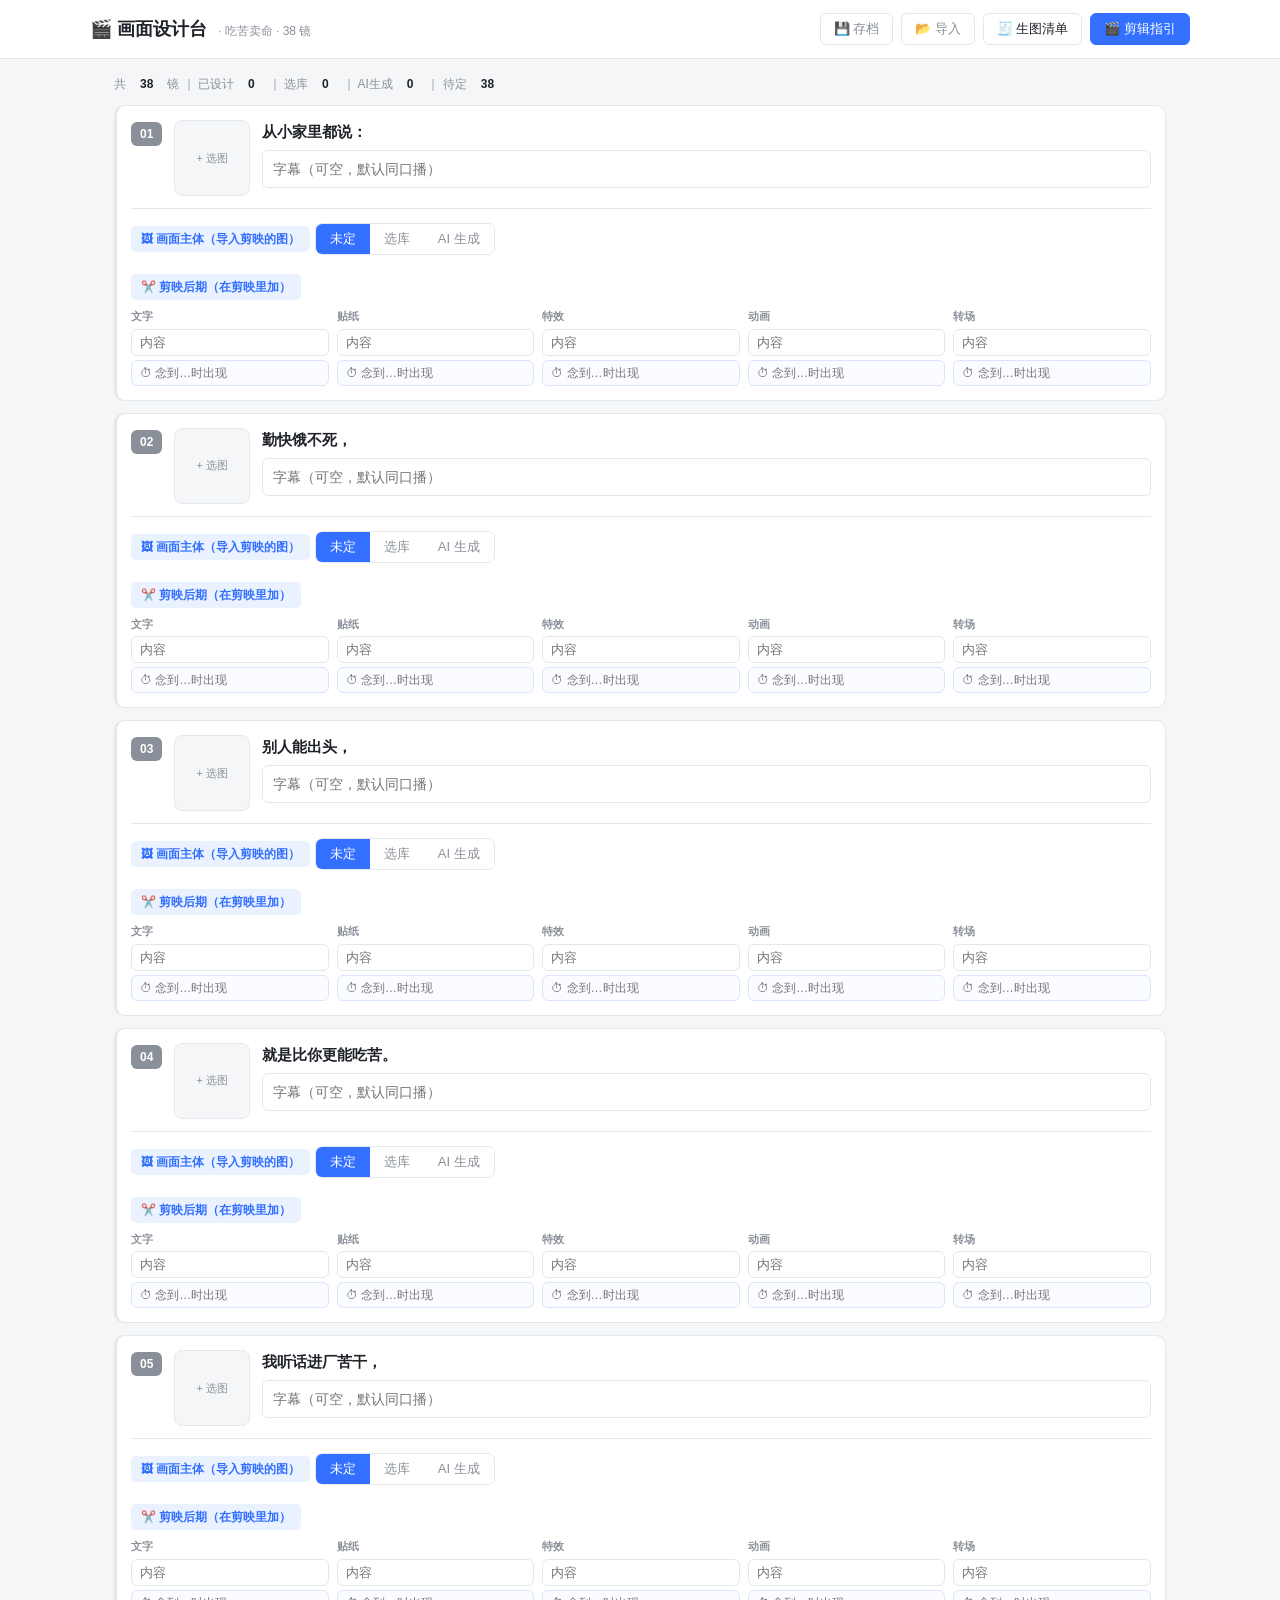
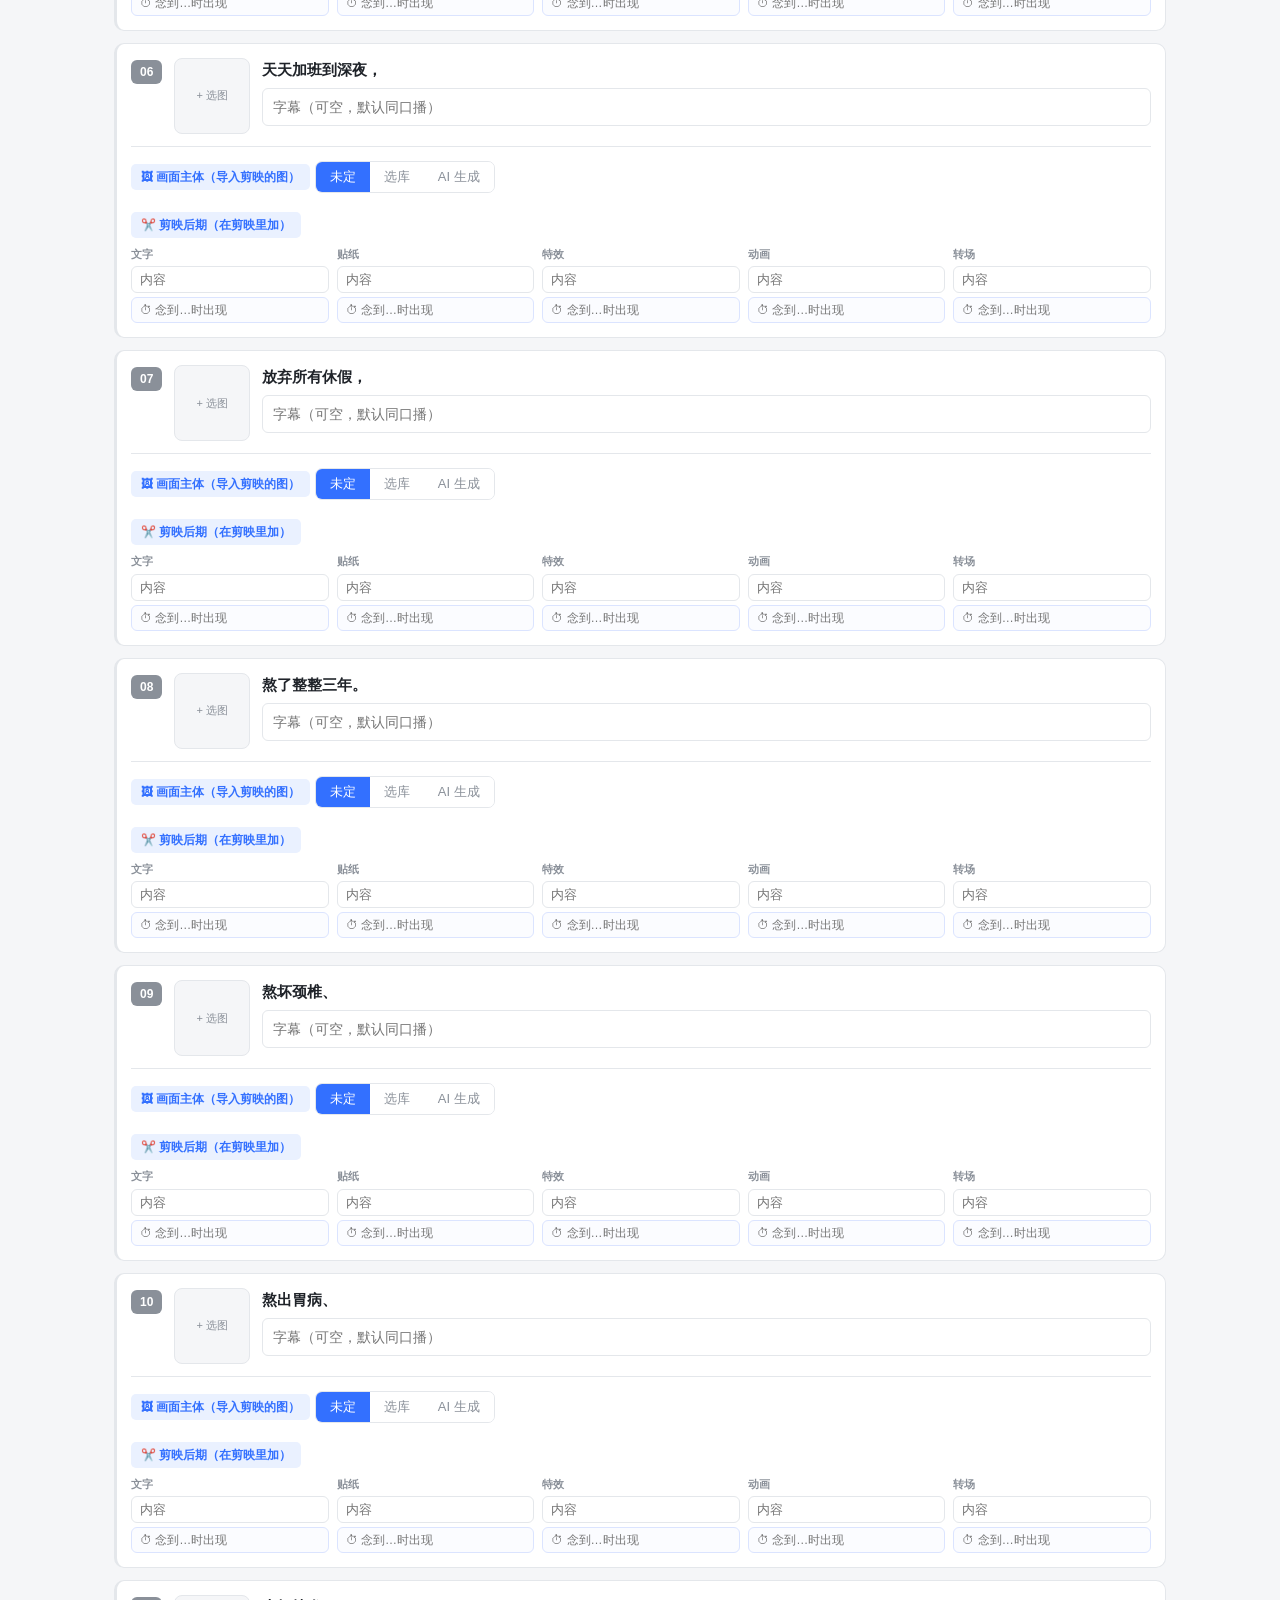
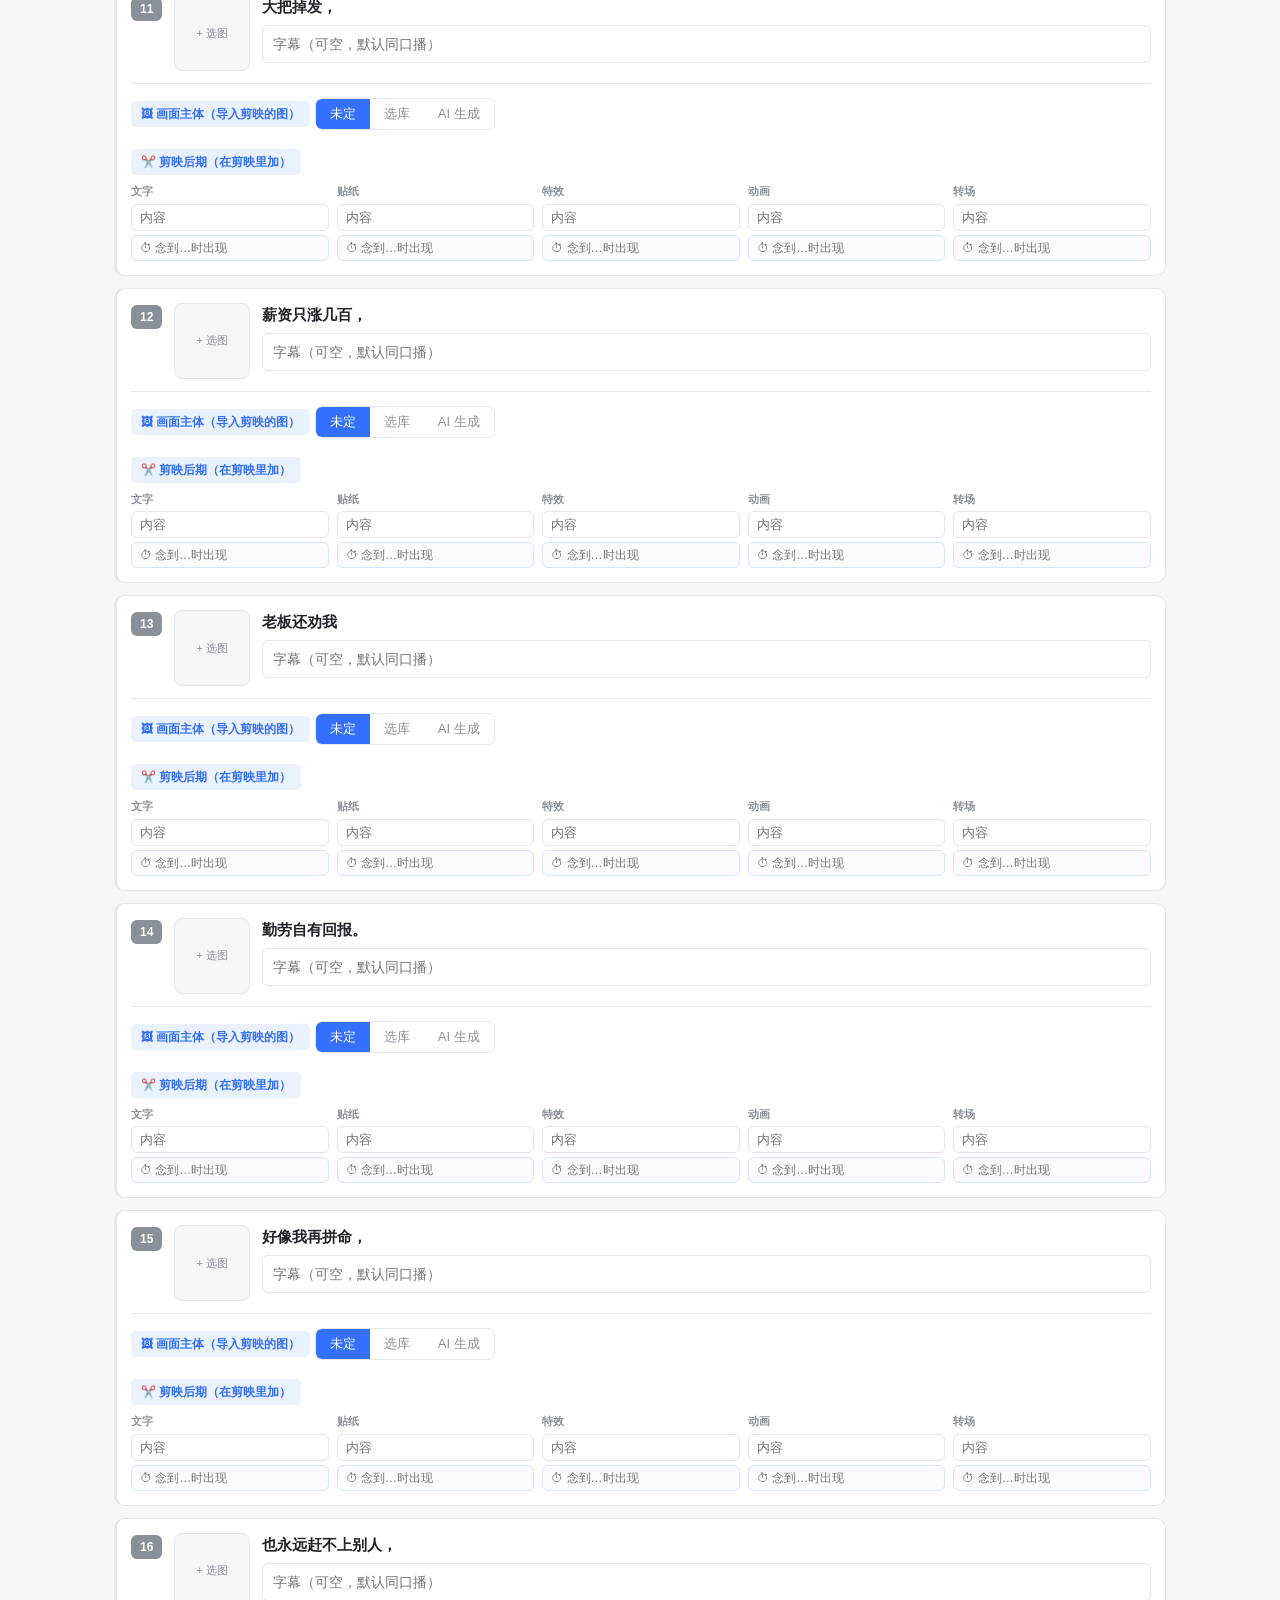
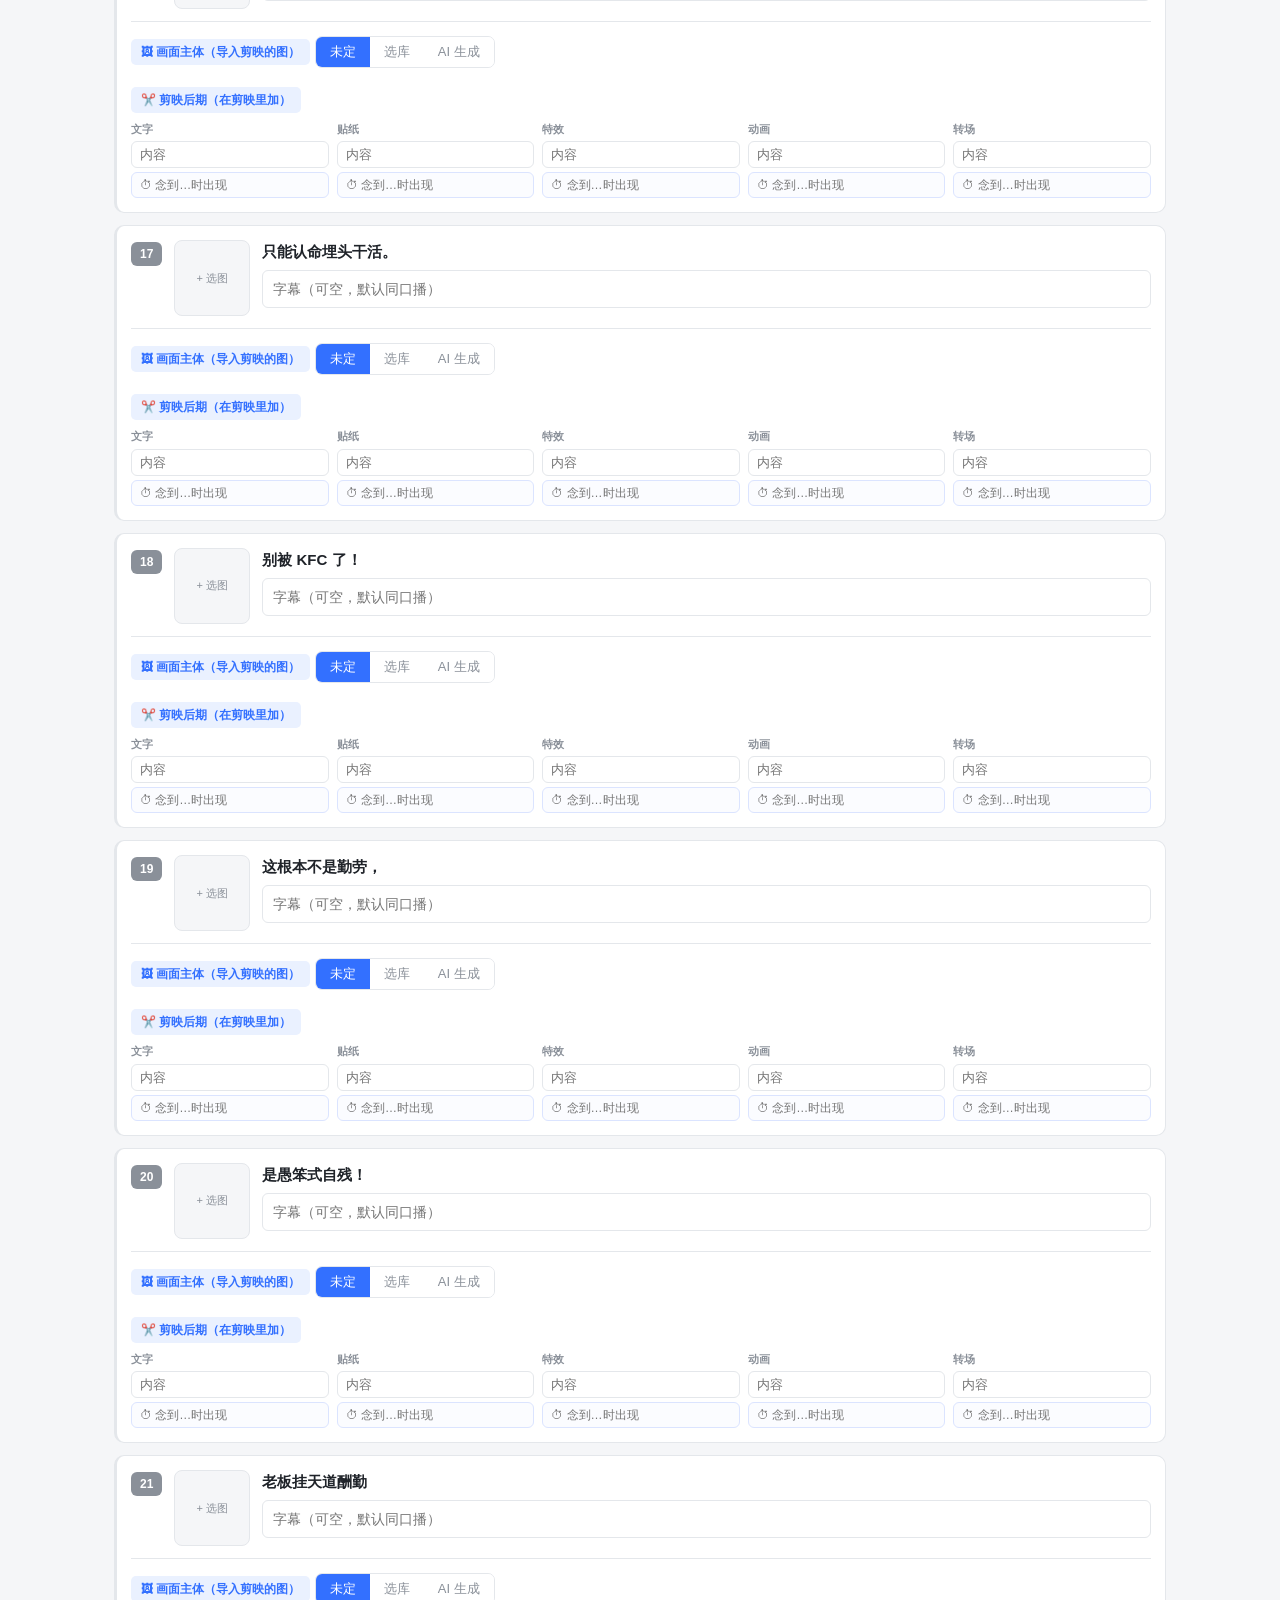
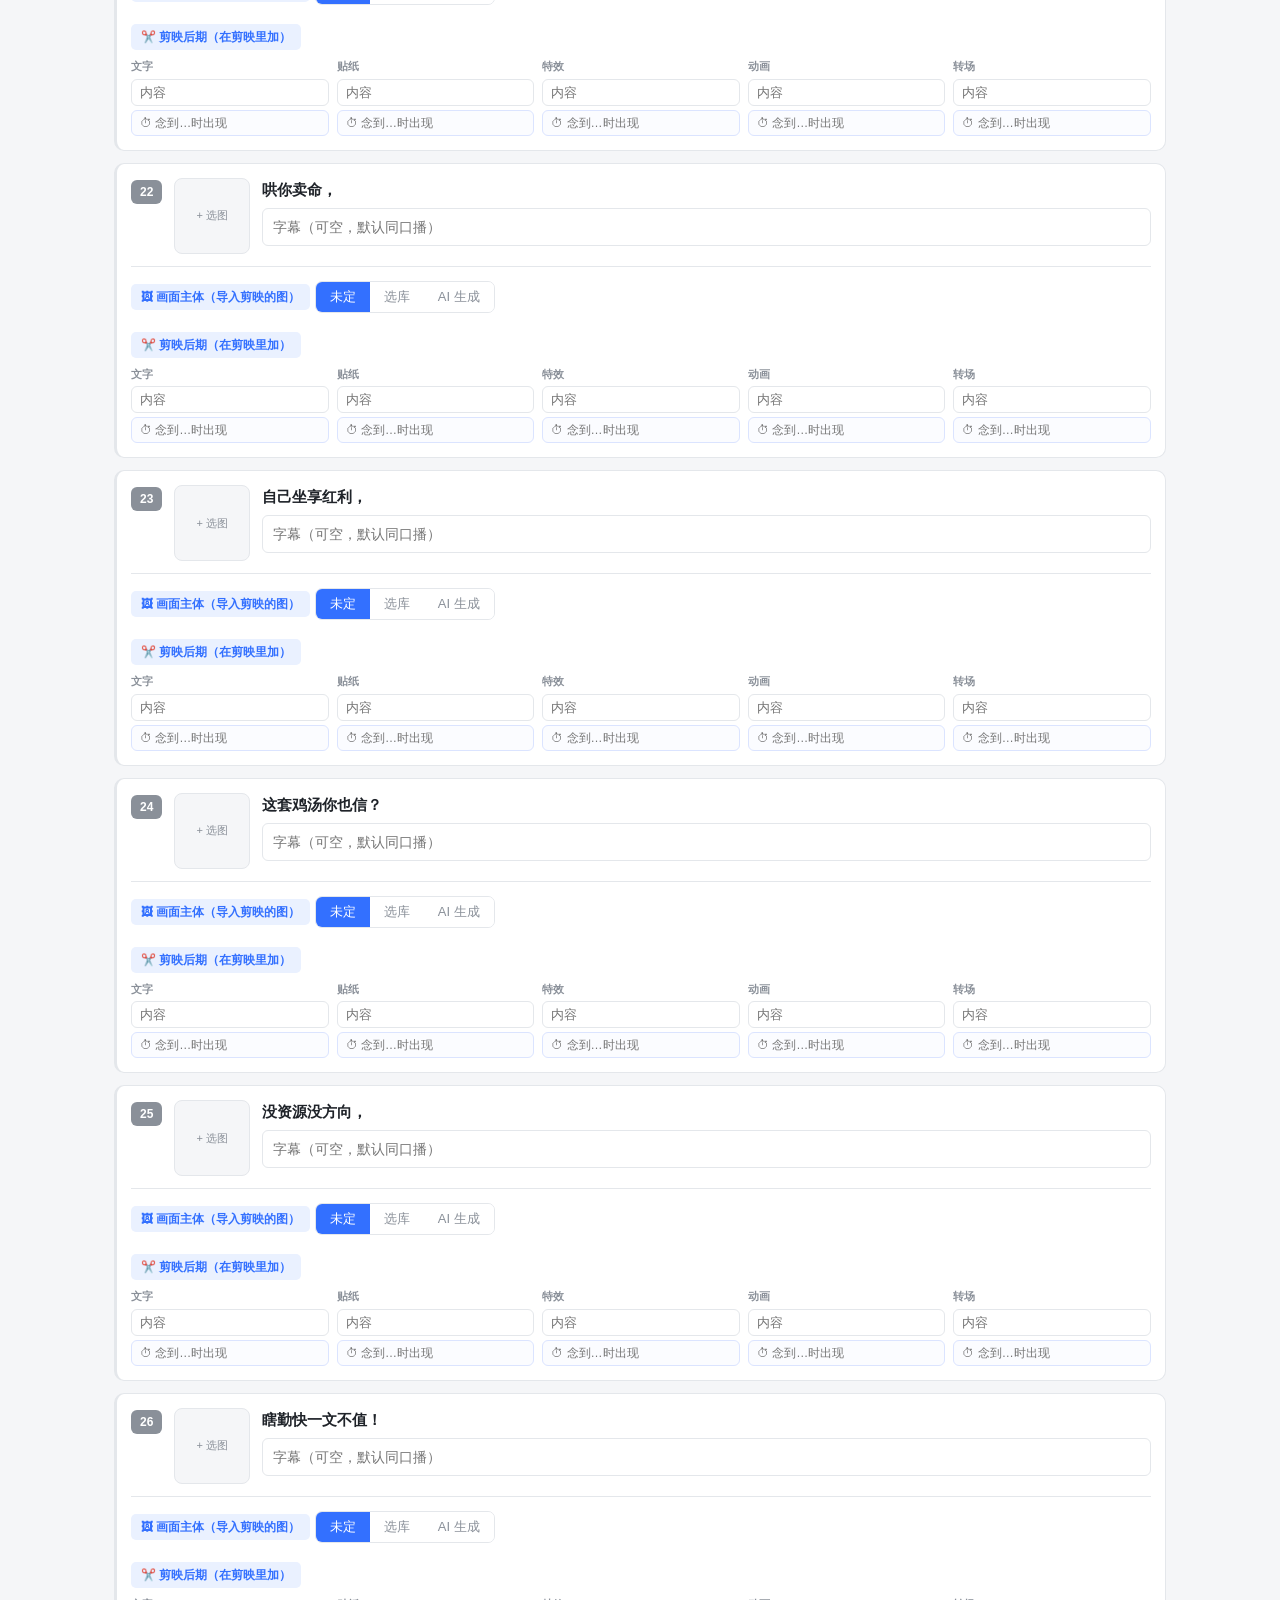
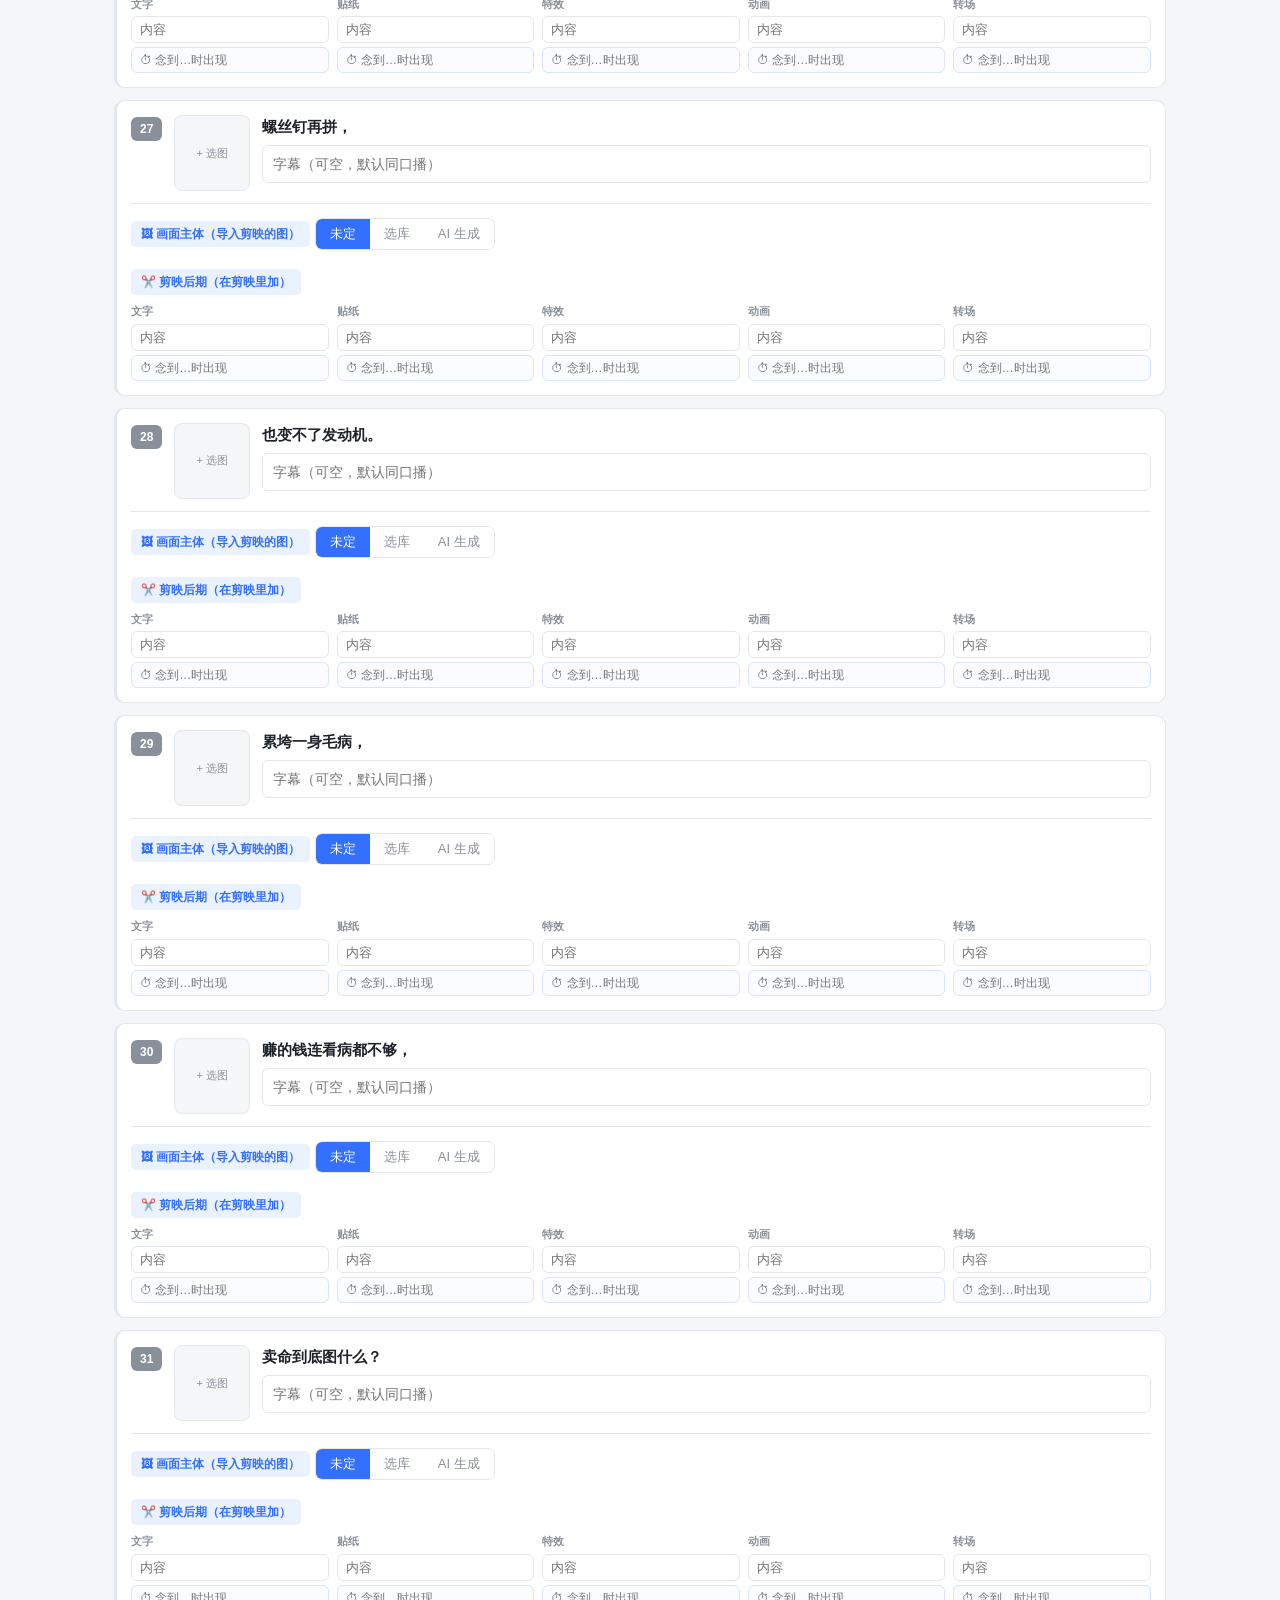
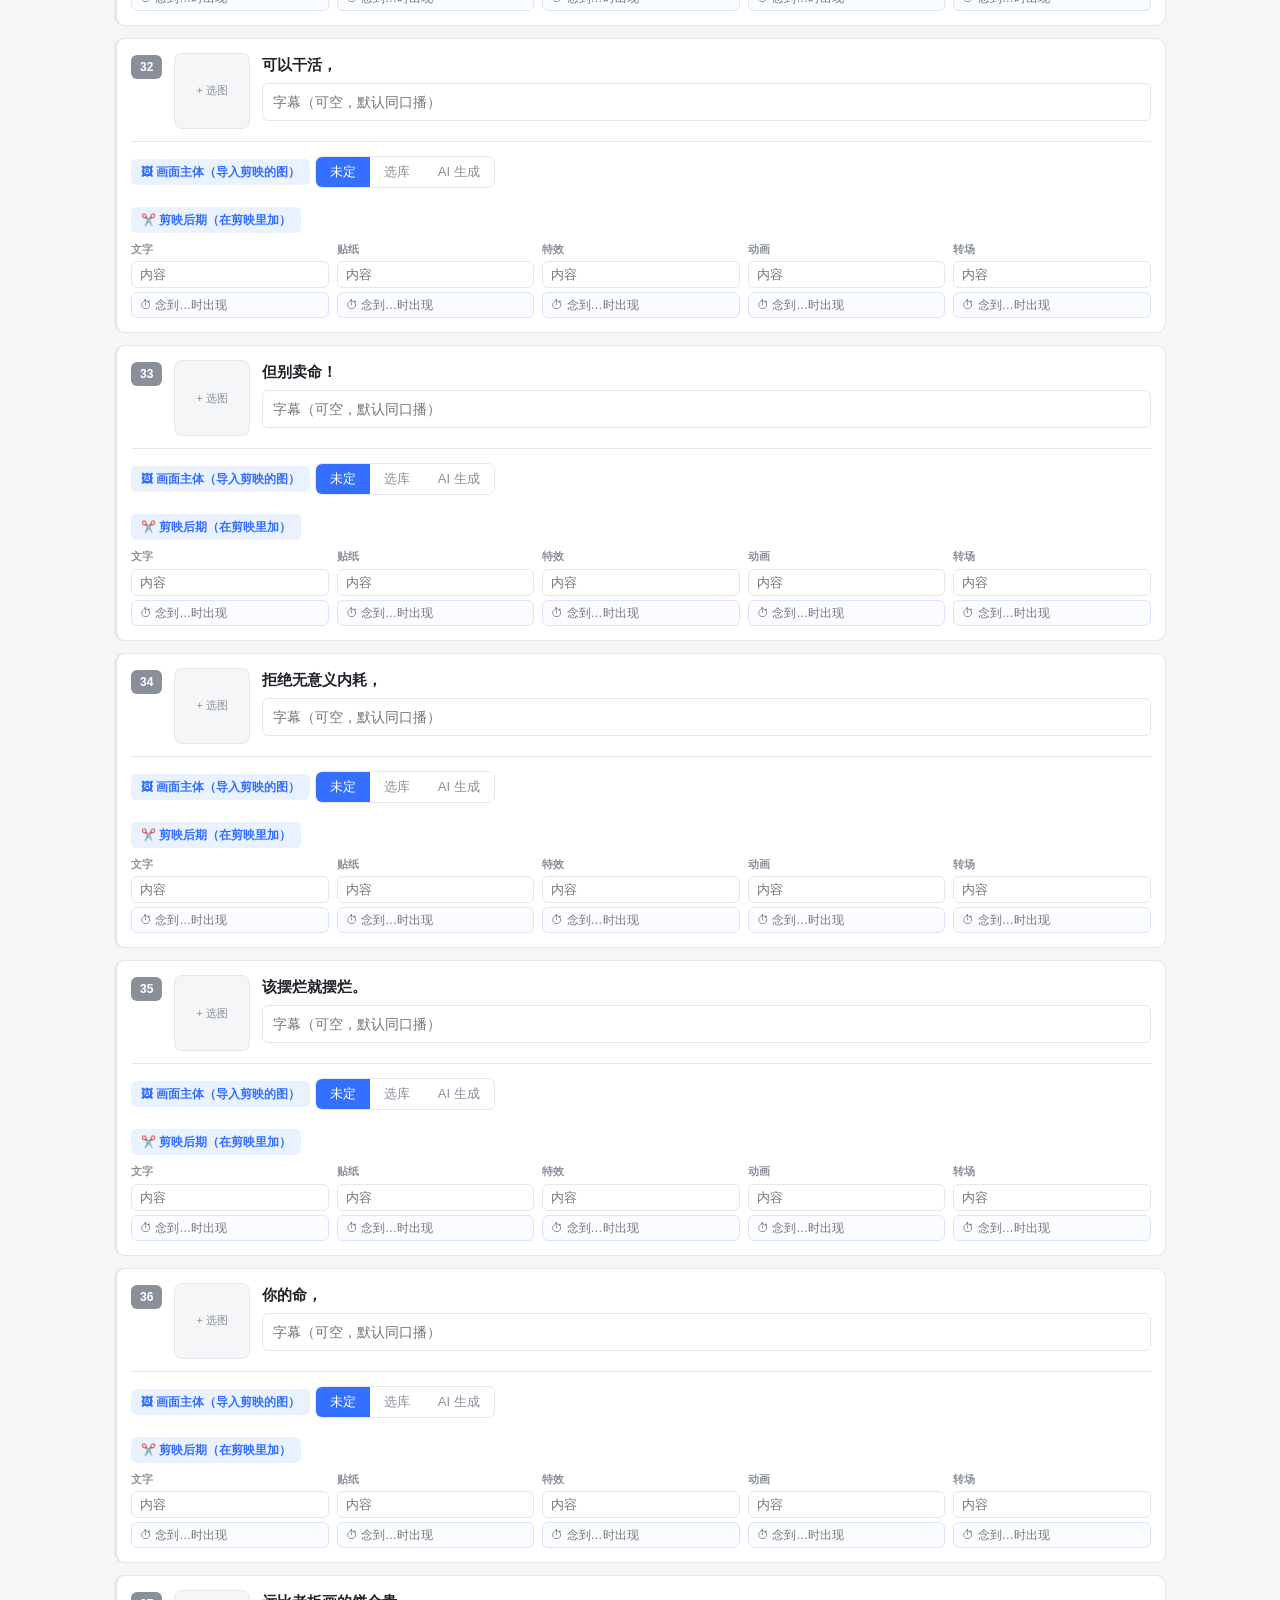
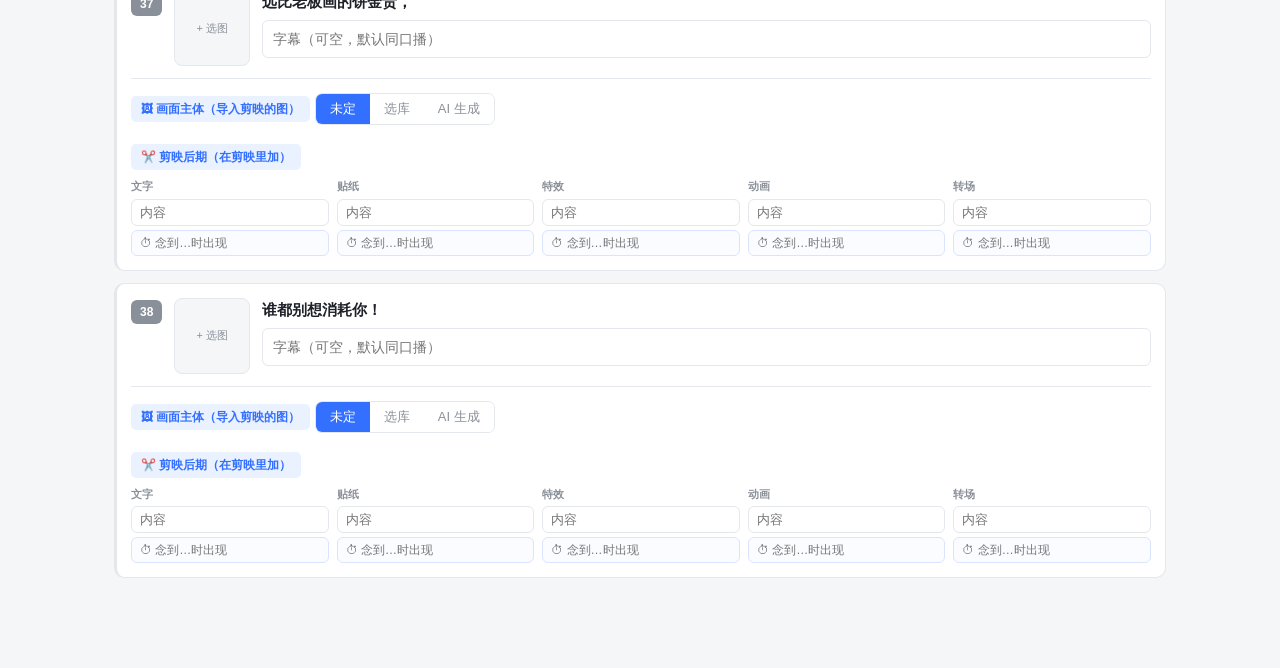
<file: output/storyboard-吃苦卖命.html>
<!DOCTYPE html>
<html lang="zh-CN">
<head>
<meta charset="UTF-8">
<meta name="viewport" content="width=device-width,initial-scale=1">
<title>画面设计台 · 吃苦卖命 · Script Studio</title>
<style>
  :root{
    --bg:#f5f6f8;--card:#fff;--border:#e4e7eb;--text:#1f2329;--muted:#8a9099;
    --accent:#3370ff;--accent-bg:#eaf1ff;--ok:#00a870;--ok-bg:#e6f9f0;
    --warn:#d87a00;--warn-bg:#fff7e6;--ai:#8b5cf6;--ai-bg:#f3effe;
  }
  *{box-sizing:border-box}
  body{margin:0;font-family:-apple-system,"Segoe UI","Microsoft YaHei",sans-serif;background:var(--bg);color:var(--text);line-height:1.5;-webkit-tap-highlight-color:transparent;}
  header{background:var(--card);border-bottom:1px solid var(--border);padding:13px 24px;position:sticky;top:0;z-index:20;}
  header .h-row{display:flex;align-items:center;justify-content:space-between;gap:12px;flex-wrap:wrap;max-width:1100px;margin:0 auto;}
  header h1{font-size:18px;margin:0;font-weight:600;}
  header .sub{font-size:12px;color:var(--muted);font-weight:400;margin-left:6px;}
  .toolbar{display:flex;gap:8px;flex-wrap:wrap;}
  .btn{border:1px solid var(--border);background:#fff;padding:6px 13px;border-radius:6px;font-size:13px;cursor:pointer;color:var(--text);font-family:inherit;}
  .btn:hover{background:#f2f3f5}
  .btn.primary{background:var(--accent);color:#fff;border-color:var(--accent);}
  .btn.primary:hover{opacity:.92}
  .btn.ghost{color:var(--muted)}

  main{max-width:1100px;margin:0 auto;padding:16px 24px 90px;}
  .summary{font-size:12px;color:var(--muted);margin-bottom:12px;display:flex;gap:14px;flex-wrap:wrap;}
  .nav{display:none;}
  .summary b{color:var(--text);font-weight:600;}
  .shots{display:flex;flex-direction:column;gap:12px;}
  .shot{background:transparent;border:none;padding:0;}
  .card-inner{background:var(--card);border:1px solid var(--border);border-radius:10px;padding:14px;border-left:3px solid var(--border);}
  .card-inner.has-lib{border-left-color:var(--ok);}
  .card-inner.has-ai{border-left-color:var(--ai);}
  .shot-head{display:flex;align-items:flex-start;gap:12px;padding-bottom:12px;border-bottom:1px solid var(--border);margin-bottom:4px;}
  .shot-no{font-size:12px;font-weight:700;color:#fff;background:var(--muted);border-radius:6px;padding:3px 9px;flex-shrink:0;align-self:flex-start;margin-top:2px;}
  .shot.has-lib .shot-no{background:var(--ok);}
  .shot.has-ai .shot-no{background:var(--ai);}
  .thumb{width:76px;height:76px;border:1px solid var(--border);border-radius:8px;background:#f2f3f5 center/contain no-repeat;flex-shrink:0;cursor:pointer;overflow:hidden;position:relative;}
  .thumb-id{position:absolute;bottom:3px;right:3px;background:rgba(0,0,0,.55);color:#fff;font-size:10px;font-weight:700;padding:1px 5px;border-radius:3px;}
  .thumb.empty{display:flex;align-items:center;justify-content:center;color:var(--muted);font-size:11px;text-align:center;background:var(--bg);}
  .thumb.ai-ph{display:flex;align-items:center;justify-content:center;color:var(--ai);font-size:11px;font-weight:600;background:var(--ai-bg);}
  .shot-main{flex:1;min-width:0;}
  .shot-line{font-size:15px;font-weight:600;line-height:1.55;word-break:break-word;}

  .field{margin-top:14px;}
  .field-label{font-size:12px;color:var(--accent);font-weight:600;margin-bottom:8px;display:inline-flex;align-items:center;gap:6px;background:var(--accent-bg);padding:4px 10px;border-radius:5px;}
  .inp{width:100%;border:1px solid var(--border);border-radius:6px;padding:7px 10px;font-size:14px;font-family:inherit;color:var(--text);outline:none;background:#fff;}
  .inp:focus{border-color:var(--accent);}
  textarea.inp{resize:vertical;line-height:1.6;min-height:38px;}
  textarea.auto-grow{resize:none;overflow:hidden;touch-action:pan-x pan-y;}

  .seg{display:inline-flex;border:1px solid var(--border);border-radius:7px;overflow:hidden;}
  .seg button{border:none;background:#fff;padding:6px 14px;font-size:13px;cursor:pointer;color:var(--muted);font-family:inherit;}
  .seg button:hover{background:#f2f3f5}
  .seg button.on{background:var(--accent);color:#fff;}

  .lib-info{font-size:13px;color:var(--ok);margin-top:6px;display:flex;align-items:center;gap:8px;flex-wrap:wrap;}
  .lib-info .hint{color:var(--muted);}
  .ai-box{margin-top:8px;display:flex;flex-direction:column;gap:7px;}
  .refs{display:flex;gap:6px;flex-wrap:wrap;align-items:center;}
  .ref-thumb{width:46px;height:46px;border:1px solid var(--border);border-radius:6px;background:center/contain no-repeat #fff;position:relative;cursor:default;}
  .ref-thumb .x{position:absolute;top:-6px;right:-6px;background:var(--text);color:#fff;border-radius:50%;width:16px;height:16px;font-size:11px;line-height:15px;text-align:center;cursor:pointer;border:1px solid #fff;}
  .add-ref{width:46px;height:46px;border:1px dashed var(--ai);background:var(--ai-bg);color:var(--ai);border-radius:6px;font-size:18px;cursor:pointer;display:flex;align-items:center;justify-content:center;}

  .post{display:grid;grid-template-columns:repeat(5,1fr);gap:8px;}
  .cell{display:flex;flex-direction:column;gap:4px;}
  .cell label{font-size:11px;color:var(--muted);font-weight:600;}
  .cell .inp{font-size:13px;padding:5px 8px;}
  .cell .timing{color:var(--accent);font-size:12px;border-color:#dbe4ff;background:#fbfcff;}

  /* 选图弹窗 */
  .modal{position:fixed;inset:0;background:rgba(0,0,0,.45);z-index:50;display:none;}
  .modal.on{display:block;}
  .modal-box{background:var(--card);max-width:880px;margin:4vh auto 0;border-radius:12px;height:92vh;display:flex;flex-direction:column;overflow:hidden;}
  .modal-head{padding:14px 18px;border-bottom:1px solid var(--border);display:flex;justify-content:space-between;align-items:center;gap:10px;}
  .modal-head .t{font-weight:600;font-size:15px;}
  .modal-head .s{font-size:12px;color:var(--muted);margin-top:2px;}
  .filters{padding:12px 18px;border-bottom:1px solid var(--border);display:flex;flex-direction:column;gap:9px;background:#fafbfc;}
  .search{width:100%;border:1px solid var(--border);border-radius:6px;padding:8px 11px;font-size:13px;font-family:inherit;outline:none;}
  .search:focus{border-color:var(--accent);}
  .chips{display:flex;gap:6px;flex-wrap:wrap;}
  .chip{border:1px solid var(--border);background:#fff;padding:4px 11px;border-radius:14px;font-size:12px;cursor:pointer;color:var(--muted);font-family:inherit;}
  .chip:hover{background:#f2f3f5}
  .chip.on{background:var(--accent);color:#fff;border-color:var(--accent);}
  .grid{flex:1;overflow:auto;padding:14px 18px;display:grid;grid-template-columns:repeat(auto-fill,minmax(108px,1fr));gap:12px;align-content:start;}
  .asset{cursor:pointer;border:2px solid transparent;border-radius:8px;overflow:hidden;background:#fff;display:flex;flex-direction:column;}
  .asset img{width:100%;aspect-ratio:1;object-fit:contain;background:#fff;display:block;}
  .asset .cap{font-size:11px;color:var(--muted);padding:5px 6px 6px;line-height:1.3;background:#fff;}
  .asset .cap b{color:var(--text);font-weight:600;font-size:12px;}
  .asset:hover{border-color:var(--accent);}
  .asset.sel{border-color:var(--ok);box-shadow:0 0 0 1px var(--ok) inset;}
  .asset.sel .cap{background:var(--ok-bg);}
  .empty-grid{grid-column:1/-1;text-align:center;color:var(--muted);padding:40px 0;font-size:13px;}

  .toast{position:fixed;bottom:28px;left:50%;transform:translateX(-50%);background:#1f2329;color:#fff;padding:9px 20px;border-radius:20px;font-size:13px;opacity:0;transition:.2s;pointer-events:none;z-index:100;max-width:90vw;text-align:center;}
  .toast.show{opacity:.95;}

  @media (max-width:768px){
    body{display:flex;flex-direction:column;height:100dvh;overflow:hidden;}
    header{flex-shrink:0;padding:8px 12px;}
    header h1{display:none;}
    header .h-row{justify-content:flex-end;}
    main{flex:1;display:flex;flex-direction:column;overflow:hidden;padding:0;}
    .summary{display:none;}
    .nav{display:none;}
    .shots{flex:1;flex-direction:row;overflow-x:auto;overflow-y:hidden;scroll-snap-type:x mandatory;gap:0;scroll-behavior:smooth;-webkit-overflow-scrolling:touch;overscroll-behavior-x:contain;}
    .shot{flex:0 0 100vw;min-width:100vw;width:100vw;padding:12px;border:none;background:transparent;scroll-snap-align:start;}
    .card-inner{margin:0;max-height:100%;overflow-y:auto;-webkit-overflow-scrolling:touch;overscroll-behavior-y:contain;}
    .thumb{width:96px;height:96px;}
    .shot-line{font-size:20px;line-height:1.5;}
    .post{display:flex;flex-direction:column;gap:10px;}
    .post .cell{display:flex;flex-direction:column;gap:4px;background:#fafbfc;padding:8px 10px;border-radius:7px;}
    .post .cell label{font-size:12px;width:auto;}
    .post .cell .inp{width:100%;}
    .post .cell .timing{font-size:12px;}
    .grid{grid-template-columns:repeat(2,1fr);padding:12px;}
    .modal-box{margin:0;height:100vh;border-radius:0;max-width:100%;}
    .btn{padding:8px 12px;}
    .toolbar{width:100%;}
    .toolbar .btn{flex:1;text-align:center;}
  }
</style>
</head>
<body>
<header>
  <div class="h-row">
    <h1>🎬 画面设计台 <span class="sub" id="sub">· 吃苦卖命 · 38 镜</span></h1>
    <div class="toolbar">
      <button class="btn ghost" onclick="exportJSON()">💾 存档</button>
      <button class="btn ghost" onclick="$('fileIn').click()">📂 导入</button>
      <button class="btn" onclick="exportShotList()">🧾 生图清单</button>
      <button class="btn primary" onclick="exportCutGuide()">🎬 剪辑指引</button>
    </div>
  </div>
</header>
<main>
  <div class="summary" id="summary"></div>
  <div class="shots" id="shots"></div>
</main>

<div class="modal" id="modal">
  <div class="modal-box">
    <div class="modal-head">
      <div>
        <div class="t" id="modalTitle">选图</div>
        <div class="s" id="modalSub"></div>
      </div>
      <button class="btn ghost" onclick="closePicker()">✕ 完成</button>
    </div>
    <div class="filters">
      <input class="search" id="search" placeholder="🔍 搜索：存钱罐 / 背身 / 墨镜 / 封嘴 / 推车 …" oninput="renderGrid()">
      <div class="chips" id="catChips"></div>
      <div class="chips" id="frmChips"></div>
    </div>
    <div class="grid" id="grid"></div>
  </div>
</div>

<div class="toast" id="toast"></div>
<input type="file" id="fileIn" accept=".json" style="display:none">

<script>
/* ===== 画面设计台原型 · Script Studio =====
   数据：SCRIPT（口播逐行=镜，取自 review-吃苦卖命.html 的断句口播）
        ASSETS（素材集 20 张，取自 素材集/素材清单.md）
   设计模块规格见 memory: script-studio-design-module */

// 素材副本在 output/Material Collection/（HTML 同级子目录）—— file:// 双击、http 服务器、手机/隧道都能加载（Chrome 不拦同级/子目录）
const ASSET_BASE = 'Material Collection/';

const SCRIPT = [
'从小家里都说：','勤快饿不死，','别人能出头，','就是比你更能吃苦。',
'我听话进厂苦干，','天天加班到深夜，','放弃所有休假，','熬了整整三年。',
'熬坏颈椎、','熬出胃病、','大把掉发，','薪资只涨几百，','老板还劝我','勤劳自有回报。',
'好像我再拼命，','也永远赶不上别人，','只能认命埋头干活。',
'别被 KFC 了！','这根本不是勤劳，','是愚笨式自残！',
'老板挂天道酬勤','哄你卖命，','自己坐享红利，','这套鸡汤你也信？',
'没资源没方向，','瞎勤快一文不值！','螺丝钉再拼，','也变不了发动机。',
'累垮一身毛病，','赚的钱连看病都不够，','卖命到底图什么？',
'可以干活，','但别卖命！','拒绝无意义内耗，','该摆烂就摆烂。',
'你的命，','远比老板画的饼金贵，','谁都别想消耗你！'
];

const ASSETS = [
{id:'01',file:'01_全身_哭.png',folder:'01_悲伤',cat:'悲伤',action:'站立哭泣',framing:'全身',state:'流泪',prop:'',desc:'哭'},
{id:'02',file:'02_上半身_哭.jpg',folder:'01_悲伤',cat:'悲伤',action:'哭泣',framing:'上半身',state:'流泪',prop:'',desc:'哭'},
{id:'03',file:'03_全身_上坟伤心.png',folder:'01_悲伤',cat:'悲伤',action:'烧香祭拜擦泪',framing:'全身',state:'普通',prop:'香 墓碑',desc:'上坟伤心'},
{id:'04',file:'04_全身_伤心背身插刀.png',folder:'01_悲伤',cat:'悲伤',action:'背身蜷缩',framing:'全身',state:'身中数刀',prop:'刀',desc:'背身插刀'},
{id:'05',file:'05_全身_抱着存钱罐工资悲伤.png',folder:'01_悲伤',cat:'悲伤',action:'抱存钱罐',framing:'全身',state:'耷拉耳 流泪',prop:'存钱罐',desc:'抱存钱罐工资悲伤'},
{id:'06',file:'06_全身_发怒封嘴.jpg',folder:'02_愤怒',cat:'愤怒',action:'嘴被封',framing:'全身',state:'封嘴 满头问号',prop:'胶带',desc:'发怒封嘴'},
{id:'07',file:'07_全身_发怒点赞.png',folder:'02_愤怒',cat:'愤怒',action:'竖大拇指比赞',framing:'全身',state:'戴墨镜 微怒',prop:'',desc:'发怒点赞'},
{id:'08',file:'08_上半身_生气握拳.png',folder:'02_愤怒',cat:'愤怒',action:'握拳怒视',framing:'上半身',state:'普通',prop:'',desc:'生气握拳'},
{id:'09',file:'09_全身_叉腰盯.png',folder:'02_愤怒',cat:'愤怒',action:'叉腰瞪视',framing:'全身',state:'普通',prop:'',desc:'叉腰盯'},
{id:'10',file:'10_全身_指着盯.png',folder:'02_愤怒',cat:'愤怒',action:'食指指向',framing:'全身',state:'戴墨镜',prop:'',desc:'指着盯'},
{id:'11',file:'11_全身_站直盯.png',folder:'02_愤怒',cat:'愤怒',action:'站直瞪视',framing:'全身',state:'普通',prop:'',desc:'站直盯'},
{id:'12',file:'12_全身_懵圈疑惑.png',folder:'03_懵圈无力',cat:'懵圈无力',action:'发懵',framing:'全身',state:'困惑',prop:'',desc:'懵圈疑惑'},
{id:'13',file:'13_上半身_懵圈抱头.jpg',folder:'03_懵圈无力',cat:'懵圈无力',action:'双手抱头',framing:'上半身',state:'螺旋眼',prop:'',desc:'懵圈抱头'},
{id:'14',file:'14_全身_泄气无力低落.png',folder:'03_懵圈无力',cat:'懵圈无力',action:'泄气低落',framing:'全身',state:'瘪掉 低落',prop:'',desc:'泄气无力低落'},
{id:'15',file:'15_全身_无力正面趴下.png',folder:'03_懵圈无力',cat:'懵圈无力',action:'正面趴地',framing:'全身',state:'趴地',prop:'',desc:'无力正面趴下'},
{id:'16',file:'16_全身_黑眼圈耷拉耳朵无力.jpg',folder:'03_懵圈无力',cat:'懵圈无力',action:'垂手低头',framing:'全身',state:'黑眼圈 耷拉耳',prop:'',desc:'黑眼圈耷拉耳朵无力'},
{id:'17',file:'17_全身_疲惫电脑桌前工作.png',folder:'04_打工人',cat:'打工人',action:'坐电脑前工作',framing:'全身',state:'疲惫',prop:'电脑 桌椅',desc:'疲惫电脑桌前工作'},
{id:'18',file:'18_全身_拉推车干活.png',folder:'04_打工人',cat:'打工人',action:'拉推车',framing:'全身',state:'卖力',prop:'推车',desc:'拉推车干活'},
{id:'19',file:'19_上半身_开心鼓掌.jpg',folder:'05_开心',cat:'开心',action:'鼓掌',framing:'上半身',state:'开心',prop:'',desc:'开心鼓掌'},
{id:'20',file:'20_转场_花屏我已懵圈.png',folder:'06_转场特效',cat:'转场特效',action:'转场特效',framing:'转场',state:'花屏故障',prop:'',desc:'花屏我已懵圈'}
];

const CATS = ['全部','悲伤','愤怒','懵圈无力','打工人','开心','转场特效'];
const FRAMINGS = ['全部','全身','上半身','转场'];
const POST = [['text','文字'],['sticker','贴纸'],['fx','特效'],['anim','动画'],['trans','转场']];

let shots = SCRIPT.map((line,i)=>({ i, line, subtitle:'',
  subject:{ type:null, assetId:null, refs:[], prompt:'' },
  post:{ text:'', sticker:'', fx:'', anim:'', trans:'' },
  timing:{ text:'', sticker:'', fx:'', anim:'', trans:'' } }));

let picker = null;            // {i, field:'lib'|'ref'}
let filterCat='全部', filterFrm='全部';

const $ = id => document.getElementById(id);
const assetUrl = a => encodeURI(ASSET_BASE + a.folder + '/' + a.file);
const assetById = id => ASSETS.find(a=>a.id===id);
const esc = s => String(s).replace(/[&<>]/g, c=>({'&':'&amp;','<':'&lt;','>':'&gt;'}[c]));
const escAttr = s => String(s).replace(/[&<>"]/g, c=>({'&':'&amp;','<':'&lt;','>':'&gt;','"':'&quot;'}[c]));

/* ---------- 渲染卡片 ---------- */
function renderShots(){
  $('shots').innerHTML = shots.map(shotHTML).join('');
  document.querySelectorAll('.auto-grow').forEach(autoGrow);
}
function autoGrow(el){ el.style.height='auto'; el.style.height=(el.scrollHeight+2)+'px'; }
function shotHTML(s){
  const t = s.subject.type;
  const cls = t==='lib'?'has-lib':t==='ai'?'has-ai':'';
  // 缩略图
  let thumb;
  if(t==='lib' && s.subject.assetId){
    const a = assetById(s.subject.assetId);
    thumb = `<div class="thumb has-img" style="background-image:url('${assetUrl(a)}')" onclick="openPicker(${s.i},'lib')" title="点击换图"><span class="thumb-id">${a.id}</span></div>`;
  } else if(t==='ai'){
    thumb = `<div class="thumb ai-ph" onclick="document.getElementById('prompt${s.i}').focus()" title="AI 生成（待生图）">AI<br>待生</div>`;
  } else {
    thumb = `<div class="thumb empty" onclick="setSubject(${s.i},'lib');openPicker(${s.i},'lib')" title="点击选图">+ 选图</div>`;
  }
  // 主体详情
  let detail = '';
  if(t==='lib'){
    if(s.subject.assetId){
      const a = assetById(s.subject.assetId);
      detail = `<div class="lib-info">已选 <b>${a.id}·${esc(a.desc)}</b> <span class="hint">[${a.cat}/${a.framing}]</span>
        <button class="btn ghost" style="padding:3px 10px;font-size:12px" onclick="openPicker(${s.i},'lib')">换图</button></div>`;
    } else {
      detail = `<div class="lib-info hint">点上方缩略图选一张</div>`;
    }
  } else if(t==='ai'){
    const refs = s.subject.refs.map((rid,idx)=>{
      const a = assetById(rid);
      return `<div class="ref-thumb" style="background-image:url('${assetUrl(a)}')" title="${esc(a.desc)}"><span class="x" onclick="removeRef(${s.i},${idx})">×</span></div>`;
    }).join('');
    detail = `<div class="ai-box">
      <div class="refs">${refs}<button class="add-ref" onclick="openPicker(${s.i},'ref')" title="加参考图">+</button></div>
      <textarea class="inp auto-grow" id="prompt${s.i}" placeholder="提示词：要生成什么（如：同角色抱存钱罐，但改成愤怒表情、红色背景）" data-i="${s.i}" data-k="prompt">${esc(s.subject.prompt)}</textarea>
    </div>`;
  }
  return `<div class="shot"><div class="card-inner ${cls}">
    <div class="shot-head">
      <div class="shot-no">${String(s.i+1).padStart(2,'0')}</div>
      ${thumb}
      <div class="shot-main">
        <div class="shot-line">${esc(s.line)}</div>
        <div class="field" style="margin-top:7px">
          <textarea class="inp auto-grow" rows="1" placeholder="字幕（可空，默认同口播）" data-i="${s.i}" data-k="subtitle">${esc(s.subtitle)}</textarea>
        </div>
      </div>
    </div>
    <div class="field">
      <div class="field-label">🖼 画面主体（导入剪映的图）</div>
      <div class="seg">
        <button class="${t===null?'on':''}" onclick="setSubject(${s.i},null)">未定</button>
        <button class="${t==='lib'?'on':''}" onclick="setSubject(${s.i},'lib')">选库</button>
        <button class="${t==='ai'?'on':''}" onclick="setSubject(${s.i},'ai')">AI 生成</button>
      </div>
      ${detail}
    </div>
    <div class="field">
      <div class="field-label">✂️ 剪映后期（在剪映里加）</div>
      <div class="post">
        ${POST.map(([k,label])=>`<div class="cell"><label>${label}</label><input class="inp" placeholder="内容" value="${escAttr(s.post[k])}" data-i="${s.i}" data-k="post.${k}"><input class="inp timing" placeholder="⏱ 念到…时出现" value="${escAttr(s.timing[k])}" data-i="${s.i}" data-k="timing.${k}"></div>`).join('')}
      </div>
    </div>
  </div></div>`;
}

/* ---------- 主体操作 ---------- */
function setSubject(i,type){
  shots[i].subject.type = type;
  if(type!=='lib') shots[i].subject.assetId = null;
  if(type!=='ai') { shots[i].subject.refs = []; shots[i].subject.prompt = ''; }
  update(); renderShots();
}
function removeRef(i,idx){ shots[i].subject.refs.splice(idx,1); update(); renderShots(); }

/* ---------- 输入绑定（事件委托） ---------- */
$('shots').addEventListener('input', e=>{
  const el = e.target;
  if(el.classList.contains('auto-grow')) autoGrow(el);
  const i = el.dataset.i, k = el.dataset.k;
  if(i===undefined) return;
  const v = el.value;
  if(k==='subtitle') shots[i].subtitle = v;
  else if(k==='prompt') shots[i].subject.prompt = v;
  else if(k && k.startsWith('post.')) shots[i].post[k.slice(5)] = v;
  else if(k && k.startsWith('timing.')) shots[i].timing[k.slice(7)] = v;
  update();
});

/* ---------- 选图弹窗 ---------- */
function openPicker(i, field){
  picker = { i, field };
  $('modalTitle').textContent = field==='ref' ? '加参考图（可多选）' : '选画面主体（单选）';
  const line = shots[i].line;
  $('modalSub').textContent = `第 ${i+1} 镜 · ${line.length>14?line.slice(0,14)+'…':line}`;
  filterCat='全部'; filterFrm='全部'; $('search').value='';
  renderChips(); renderGrid();
  $('modal').classList.add('on');
}
function closePicker(){ picker=null; $('modal').classList.remove('on'); }
function renderChips(){
  $('catChips').innerHTML = CATS.map(c=>`<button class="chip ${c===filterCat?'on':''}" onclick="filterCat='${c}';renderChips();renderGrid()">${c}</button>`).join('');
  $('frmChips').innerHTML = FRAMINGS.map(f=>`<button class="chip ${f===filterFrm?'on':''}" onclick="filterFrm='${f}';renderChips();renderGrid()">${f}</button>`).join('');
}
function renderGrid(){
  const q = $('search').value.trim().toLowerCase();
  const list = ASSETS.filter(a=>{
    if(filterCat!=='全部' && a.cat!==filterCat) return false;
    if(filterFrm!=='全部' && a.framing!==filterFrm) return false;
    if(q){
      const hay = (a.id+' '+a.desc+' '+a.action+' '+a.state+' '+a.prop+' '+a.cat).toLowerCase();
      if(!hay.includes(q)) return false;
    }
    return true;
  });
  if(!list.length){ $('grid').innerHTML = `<div class="empty-grid">没找到匹配的素材</div>`; return; }
  const cur = picker && shots[picker.i].subject;
  const isRef = picker && picker.field==='ref';
  const selected = isRef ? cur.refs : (cur ? [cur.assetId].filter(Boolean) : []);
  $('grid').innerHTML = list.map(a=>{
    const sel = selected.includes(a.id) ? 'sel' : '';
    return `<div class="asset ${sel}" onclick="pick('${a.id}')">
      <img src="${assetUrl(a)}" loading="lazy" onerror="this.style.background='#fee'">
      <div class="cap"><b>${a.id}</b> ${esc(a.desc)}<br><span style="opacity:.7">${a.cat}/${a.framing}</span></div>
    </div>`;
  }).join('');
}
function pick(id){
  if(!picker) return;
  const s = shots[picker.i];
  if(picker.field==='lib'){
    s.subject.type='lib'; s.subject.assetId=id;
    update(); renderShots(); closePicker();
  } else { // ref 多选
    const idx = s.subject.refs.indexOf(id);
    if(idx===-1) s.subject.refs.push(id); else s.subject.refs.splice(idx,1);
    if(s.subject.type!=='ai') s.subject.type='ai';
    update(); renderShots(); renderGrid();
  }
}

/* ---------- 汇总条 ---------- */
function update(){
  const lib = shots.filter(s=>s.subject.type==='lib').length;
  const ai = shots.filter(s=>s.subject.type==='ai').length;
  const done = shots.filter(s=>s.subject.type!==null).length;
  $('summary').innerHTML = `共 <b>${shots.length}</b> 镜 ｜ 已设计 <b>${done}</b> ｜ 选库 <b>${lib}</b> ｜ AI生成 <b>${ai}</b> ｜ 待定 <b>${shots.length-done}</b>`;
}

/* ---------- 导出 ---------- */
function download(name, content, type='text/plain'){
  const blob = new Blob([content], {type:type+';charset=utf-8'});
  const url = URL.createObjectURL(blob);
  const a = document.createElement('a');
  a.href = url; a.download = name; a.click();
  setTimeout(()=>URL.revokeObjectURL(url), 1000);
}
function exportJSON(){
  download('storyboard-吃苦卖命.json', JSON.stringify({title:'吃苦卖命', shots}, null, 2), 'application/json');
  toast('已导出存档 JSON');
}
$('fileIn').addEventListener('change', e=>{
  const f = e.target.files[0]; if(!f) return;
  const r = new FileReader();
  r.onload = ()=>{ try{
    const data = JSON.parse(r.result);
    if(data.shots){ shots = data.shots.map((s,i)=>({...shots[i], ...s, i})); update(); renderShots(); toast('已导入 '+shots.length+' 镜'); }
    else toast('JSON 格式不对');
  }catch(err){ toast('导入失败：'+err.message); } };
  r.readAsText(f);
  e.target.value='';
});
function exportShotList(){
  const ai = shots.filter(s=>s.subject.type==='ai');
  if(!ai.length){ toast('没有 AI 生成的镜，无需生图清单'); return; }
  const lines = ai.map(s=>{
    const refs = s.subject.refs.map(id=>{const a=assetById(id);return `${a.id}·${a.desc}`}).join('、')||'（无）';
    return `【第${String(s.i+1).padStart(2,'0')}镜】${s.line}\n  参考图：${refs}\n  提示词：${s.subject.prompt||'（空）'}`;
  });
  const txt = `生图清单 · 吃苦卖命 · 共 ${ai.length} 张待生成\n${'='.repeat(40)}\n\n${lines.join('\n\n')}`;
  download('生图清单-吃苦卖命.txt', txt);
  toast(`已导出生图清单（${ai.length} 张）`);
}
function exportCutGuide(){
  const lines = shots.map(s=>{
    const t = s.subject.type;
    let pic;
    if(t==='lib'){ const a=assetById(s.subject.assetId); pic = `选库 ${a.id}·${a.desc}`; }
    else if(t==='ai') pic = `AI生成（待生）`;
    else pic = `未定`;
    const sub = s.subtitle || '（同口播/不打）';
    const p = POST.map(([k,l])=>{
      if(!s.post[k]) return '';
      const tm = s.timing[k] ? `（念到"${s.timing[k]}"时）` : '';
      return `${l}:${s.post[k]}${tm}`;
    }).filter(Boolean).join('  ');
    return `【${String(s.i+1).padStart(2,'0')}】${s.line}\n  画面：${pic} ｜ 字幕：${sub}\n  ${p?'后期：'+p:'（后期空）'}`;
  });
  const txt = `剪辑指引 · 吃苦卖命 · 共 ${shots.length} 镜\n${'='.repeat(40)}\n\n${lines.join('\n\n')}`;
  download('剪辑指引-吃苦卖命.txt', txt);
  toast('已导出剪辑指引');
}
function toast(msg){ const t=$('toast'); t.textContent=msg; t.classList.add('show'); setTimeout(()=>t.classList.remove('show'),1800); }

/* ---------- 启动 ---------- */
renderShots(); update();
$('modal').addEventListener('click', e=>{ if(e.target.id==='modal') closePicker(); });

/* 横向自由滑动（scroll-snap 吸附），带惯性、不限张数 */
</script>
</body>
</html>
</file>
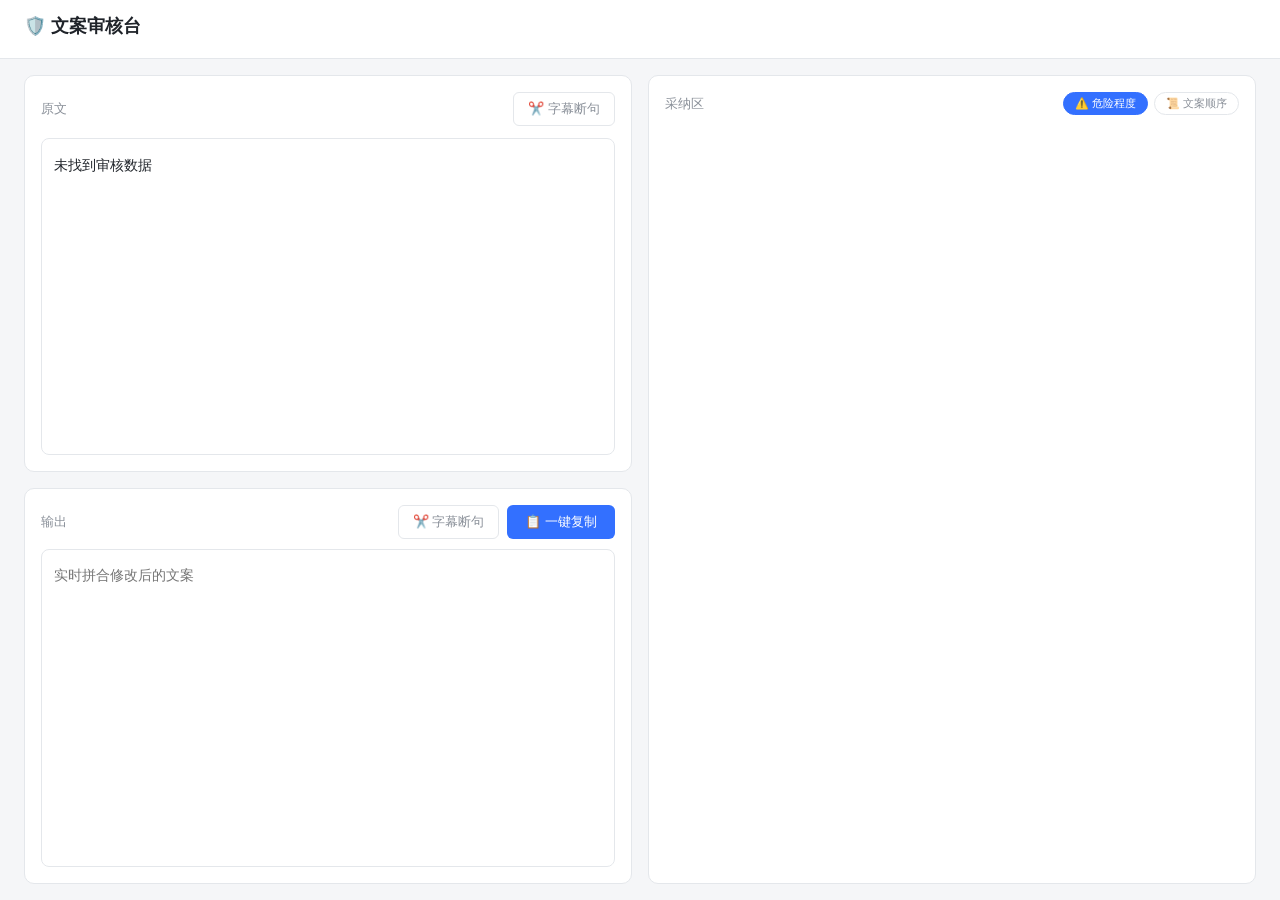
<file: 审核台/_template.html>
<!DOCTYPE html>
<html lang="zh-CN">
<head>
<meta charset="UTF-8">
<meta name="viewport" content="width=device-width,initial-scale=1">
<title>文案审核台 · Script Studio</title>
<style>
  :root{
    --bg:#f5f6f8;--card:#fff;--border:#e4e7eb;--text:#1f2329;--muted:#8a9099;
    --high:#e34d59;--high-bg:#fff0f0;--med:#d87a00;--med-bg:#fff7e6;
    --low:#00a870;--low-bg:#e6f9f0;--accent:#3370ff;--ok:#00a870;
  }
  *{box-sizing:border-box;}
  html,body{height:100%;}
  body{margin:0;font-family:-apple-system,"Segoe UI","Microsoft YaHei",sans-serif;background:var(--bg);color:var(--text);display:flex;flex-direction:column;height:100vh;overflow:hidden;}
  header{background:var(--card);border-bottom:1px solid var(--border);padding:14px 24px;flex-shrink:0;}
  header h1{font-size:18px;margin:0 0 6px;font-weight:600;}
  .controls{display:flex;align-items:center;gap:14px;}
  .controls label{font-size:13px;font-weight:600;white-space:nowrap;}
  .slider-wrap{flex:1;}
  input[type=range]{width:100%;accent-color:var(--accent);height:4px;}
  .ticks{display:flex;justify-content:space-between;font-size:11px;color:var(--muted);margin-top:4px;}

  /* 电脑端：左列上下(原文/输出)，右列卡片跨整列 */
  main{
    display:grid;
    grid-template-columns:1fr 1fr;
    grid-template-rows:1fr 1fr;
    grid-template-areas:"original items" "output items";
    gap:16px;padding:16px 24px;max-width:1500px;margin:0 auto;width:100%;
    flex:1 1 0;min-height:0;align-items:stretch;
  }
  .panel-original{grid-area:original;}
  .panel-output{grid-area:output;}
  .panel-items{grid-area:items;}

  .panel{background:var(--card);border:1px solid var(--border);border-radius:10px;padding:16px;display:flex;flex-direction:column;min-height:0;overflow:hidden;}
  .panel h2{font-size:13px;margin:0 0 12px;color:var(--muted);font-weight:500;display:flex;justify-content:space-between;align-items:center;gap:8px;flex-wrap:wrap;flex-shrink:0;}
  .sort-bar{display:flex;gap:6px;}
  .sort-btn{border:1px solid var(--border);background:#fff;color:var(--muted);padding:3px 11px;border-radius:14px;font-size:11px;cursor:pointer;font-weight:500;white-space:nowrap;}
  .sort-btn:hover{background:#f2f3f5;}
  .sort-btn.on{background:var(--accent);color:#fff;border-color:var(--accent);}
  #original{font-size:14px;line-height:2.1;white-space:pre-wrap;word-break:break-word;flex:1 1 auto;min-height:0;overflow:auto;padding:12px;border:1px solid var(--border);border-radius:8px;}
  mark.h{background:var(--high-bg);color:var(--high);border-bottom:2px solid var(--high);padding:0 2px;border-radius:2px;}
  mark.m{background:var(--med-bg);color:var(--med);border-bottom:2px solid var(--med);padding:0 2px;border-radius:2px;}
  mark.l{background:var(--low-bg);color:var(--low);border-bottom:2px dashed var(--low);padding:0 2px;border-radius:2px;}
  #items{display:flex;flex-direction:column;gap:10px;flex:1 1 auto;overflow:auto;padding-right:4px;}
  .card{border:1px solid var(--border);border-radius:8px;padding:12px;transition:.15s;flex-shrink:0;}
  .card.adopted{border-color:var(--ok);background:#f5fcf8;}
  .tag{display:inline-block;font-size:11px;font-weight:600;padding:2px 8px;border-radius:10px;}
  .tag.high{background:var(--high-bg);color:var(--high);}
  .tag.medium{background:var(--med-bg);color:var(--med);}
  .tag.low{background:var(--low-bg);color:var(--low);}
  .cat{font-size:12px;color:var(--muted);margin-left:6px;}
  .line{display:flex;align-items:center;gap:6px;flex-wrap:wrap;font-size:14px;margin:8px 0;}
  .line .from{text-decoration:line-through;color:var(--muted);}
  .line .arrow{color:var(--muted);}
  .edit-sug{flex:1;min-width:140px;font-size:14px;font-family:inherit;color:var(--ok);font-weight:600;border:1px dashed var(--ok);background:#f5fcf8;border-radius:5px;padding:5px 8px;outline:none;}
  .edit-sug:focus{border-style:solid;background:#fff;}
  .reason{font-size:12px;color:var(--muted);margin:6px 0 10px;line-height:1.6;}
  .actions{display:flex;gap:8px;}
  .btn{border:1px solid var(--border);background:#fff;padding:5px 14px;border-radius:6px;font-size:13px;cursor:pointer;}
  .btn:hover{background:#f2f3f5;}
  .btn.yes{color:var(--ok);border-color:var(--ok);}
  .btn.yes.on{background:var(--ok);color:#fff;}
  .btn.no{color:var(--muted);}
  .btn.no.on{background:#e4e7eb;color:var(--text);border-color:#c9cdd4;}
  .out-head{display:flex;justify-content:space-between;align-items:center;margin-bottom:10px;gap:10px;flex-wrap:wrap;flex-shrink:0;}
  .out-head h2{font-size:13px;margin:0;color:var(--muted);font-weight:500;}
  .out-head .btns{display:flex;gap:8px;}
  #output{width:100%;flex:1 1 auto;min-height:0;border:1px solid var(--border);border-radius:8px;padding:12px;font-size:14px;line-height:1.9;font-family:inherit;resize:none;color:var(--text);}
  #output:focus{border-color:var(--accent);}
  .copy{background:var(--accent);color:#fff;border:none;padding:7px 18px;border-radius:6px;font-size:13px;cursor:pointer;font-weight:500;}
  .copy:hover{opacity:.9;}
  .split{background:#fff;border:1px solid var(--border);color:var(--muted);padding:7px 14px;border-radius:6px;font-size:13px;cursor:pointer;}
  .split:hover{background:#f2f3f5;}
  .split.active{background:var(--low-bg);border-color:var(--low);color:var(--low);font-weight:600;}
  .toast{position:fixed;bottom:28px;left:50%;transform:translateX(-50%);background:#1f2329;color:#fff;padding:9px 20px;border-radius:20px;font-size:13px;opacity:0;transition:.2s;pointer-events:none;}
  .toast.show{opacity:.95;}

  /* ===== 移动端：原文 → 卡片 → 输出，纵向单栏 ===== */
  @media (max-width: 768px){
    html,body{height:auto;}
    body{display:block;min-height:auto;overflow:auto;}
    header{padding:12px 14px;}
    header h1{font-size:17px;}
    .controls{gap:10px;}
    .controls label{font-size:13px;}
    input[type=range]{height:8px;}
    .ticks{font-size:10px;margin-top:5px;}
    main{grid-template-columns:1fr;grid-template-rows:auto;grid-template-areas:"original" "items" "output";padding:12px;gap:12px;max-width:100%;flex:none;}
    .panel{padding:14px;border-radius:9px;overflow:visible;}
    .panel h2{font-size:13px;margin-bottom:10px;}
    .sort-btn{font-size:11px;padding:4px 11px;}
    #original{font-size:15px;line-height:1.95;overflow:visible;padding:0;border:none;border-radius:0;}
    #items{max-height:none;padding-right:0;gap:10px;overflow:visible;}
    .card{padding:12px;}
    .line{flex-direction:column;align-items:stretch;gap:5px;}
    .line .from{font-size:14px;}
    .line .arrow{display:none;}
    .edit-sug{min-width:100%;font-size:15px;padding:9px 10px;}
    .reason{font-size:12px;margin:6px 0;}
    .actions{gap:10px;}
    .btn{flex:1;padding:10px;font-size:14px;min-height:42px;}
    .out-head{flex-direction:column;align-items:stretch;gap:8px;}
    .out-head .btns{display:flex;gap:8px;}
    .copy,.split{flex:1;padding:11px;font-size:14px;min-height:44px;}
    #output{min-height:0;font-size:15px;line-height:1.8;resize:none;overflow:hidden;}
  }
</style>
</head>
<body>
<header>
  <h1>🛡️ 文案审核台 <span id="platform" style="font-size:12px;color:var(--muted);font-weight:400"></span></h1>
</header>

<main>
  <section class="panel panel-original">
    <h2>
      <span>原文</span>
      <button class="split" id="origSplitBtn">✂️ 字幕断句</button>
    </h2>
    <div id="original"></div>
  </section>
  <section class="panel panel-items">
    <h2>
      <span>采纳区</span>
      <span class="sort-bar">
        <button class="sort-btn on" data-sort="risk">⚠️ 危险程度</button>
        <button class="sort-btn" data-sort="text">📜 文案顺序</button>
      </span>
    </h2>
    <div id="items"></div>
  </section>
  <section class="panel panel-output">
    <div class="out-head">
      <h2>输出</h2>
      <div class="btns">
        <button class="split" id="splitBtn">✂️ 字幕断句</button>
        <button class="copy" id="copyBtn">📋 一键复制</button>
      </div>
    </div>
    <textarea id="output" placeholder="实时拼合修改后的文案"></textarea>
  </section>
</main>

<div class="toast" id="toast">已复制到剪贴板</div>

<script>
/* ===== _template.html：文案审核台模板。由 script-review skill 使用 =====
   生成流程：
   1) Bash:  cp "_template.html" "review-<主题>.html"
   2) Edit review-<主题>.html：把下面这行
        var REVIEW_DATA = { PLACEHOLDER };
      替换为实际审核数据对象，格式：
        var REVIEW_DATA = {
          verdict: "一句话总评",
          platform: "抖音 · 小红书",
          original: `原文（保留【角色】【镜头】等标记；标题钩子独立成行，不要塞进【】）`,
          splitOriginal: `断句版本（agent 按口播节奏预切好的字幕，每句<=10字；原文有什么标点就保留什么标点，不加不减；点「字幕断句」按钮切换）`,
          items: [
            { id:1, level:"high", category:"消极价值观", original:"原文精确子串", suggestion:"改写", splitSuggestion:"断句版改写", reason:"原因" },
            ...
          ]
        };
   约束：items.original 必须是 original 的精确子串（网页靠 indexOf 定位高亮+替换）；level 仅 high/medium/low。
   内容控制（断句、分句等）全部由 agent 完成，JS 只负责网页结构和交互。
   注意：注释内切勿出现可闭合块注释的符号组合，否则 JS 会报错。 */
var REVIEW_DATA = { PLACEHOLDER };
</script>
<script>
const LEVEL_RANK = { high:3, medium:2, low:1 };
const LEVEL_LABEL = { high:"🔴 高危", medium:"🟡 中危", low:"🟢 低危" };
const LEVEL_CLS = { high:"h", medium:"m", low:"l" };
let DATA = null;
let state = {};
let edits = {};
let sortOrder = 'risk';
let splitMode = false;
let origSplitMode = false;

function init(){
  DATA = window.REVIEW_DATA;
  if(!DATA){ document.getElementById('original').textContent='未找到审核数据'; return; }
  document.getElementById('platform').textContent = '· ' + (DATA.platform||'');
  DATA.items.forEach(it=>{ edits[it.id] = it.suggestion; state[it.id] = false; });
  renderOriginal();
  renderItems();
  compose();
  autoResizeOutput();
}
window.addEventListener('resize', autoResizeOutput);

document.querySelectorAll('.sort-btn').forEach(b=>{
  b.onclick = ()=>{
    sortOrder = b.dataset.sort;
    document.querySelectorAll('.sort-btn').forEach(x=> x.classList.toggle('on', x.dataset.sort===sortOrder));
    renderItems();
  };
});
function sortedItems(){
  const arr = DATA.items.slice();
  if(sortOrder === 'risk') arr.sort((a,b)=> (LEVEL_RANK[b.level]-LEVEL_RANK[a.level]) || (posOf(a)-posOf(b)) );
  else arr.sort((a,b)=> posOf(a) - posOf(b));
  return arr;
}
function posOf(it){ return it.original ? DATA.original.indexOf(it.original) : 999999; }

function renderOriginal(){
  const rawText = origSplitMode && DATA.splitOriginal ? DATA.splitOriginal : DATA.original;
  const NL = '\x00';
  const text = origSplitMode ? rawText.replace(/\n/g, NL) : rawText;
  const marks = [];
  DATA.items.forEach(it=>{
    if(!it.original) return;
    let idx = text.indexOf(it.original);
    while(idx !== -1){ marks.push({s:idx, e:idx+it.original.length, level:it.level}); idx = text.indexOf(it.original, idx+1); }
  });
  marks.sort((a,b)=>a.s-b.s || b.e-a.e);
  const merged = [];
  for(const m of marks){
    const last = merged[merged.length-1];
    if(last && m.s < last.e){ last.e = Math.max(last.e, m.e); last.level = topRank(last.level, m.level); }
    else merged.push({...m});
  }
  let html='', cur=0;
  for(const m of merged){
    if(m.s > cur) html += esc(text.slice(cur, m.s));
    html += `<mark class="${LEVEL_CLS[m.level]}">${esc(text.slice(m.s, m.e))}</mark>`;
    cur = m.e;
  }
  if(cur < text.length) html += esc(text.slice(cur));
  document.getElementById('original').innerHTML = origSplitMode ? html.replace(/\x00/g, '\n') : html;
}
function topRank(a,b){ return LEVEL_RANK[a] >= LEVEL_RANK[b] ? a : b; }

function renderItems(){
  const box = document.getElementById('items');
  box.innerHTML = sortedItems().map(it=>{
    const on = state[it.id];
    return `<div class="card ${on?'adopted':''}">
      <div><span class="tag ${it.level}">${LEVEL_LABEL[it.level]}</span><span class="cat">${esc(it.category||'')}</span></div>
      <div class="line">
        <span class="from">${esc(it.original)}</span>
        <span class="arrow">→</span>
        <input class="edit-sug" data-id="${it.id}" value="${escAttr(edits[it.id])}" title="可直接修改改写内容">
      </div>
      <div class="reason">${esc(it.reason||'')}</div>
      <div class="actions">
        <button class="btn yes ${on?'on':''}" data-id="${it.id}" data-act="1">✓ 采纳</button>
        <button class="btn no ${!on?'on':''}" data-id="${it.id}" data-act="0">✗ 保留原文</button>
      </div>
    </div>`;
  }).join('');
  box.querySelectorAll('button[data-act]').forEach(b=>{
    b.onclick = ()=>{ state[+b.dataset.id] = (b.dataset.act === '1'); renderItems(); compose(); };
  });
  box.querySelectorAll('input.edit-sug').forEach(inp=>{
    inp.oninput = ()=>{ edits[+inp.dataset.id] = inp.value; compose(); };
  });
}

function compose(){
  let text = splitMode && DATA.splitOriginal ? DATA.splitOriginal : DATA.original;
  const adopted = DATA.items
    .filter(it => state[it.id] && it.original && edits[it.id])
    .sort((a,b)=> LEVEL_RANK[b.level] - LEVEL_RANK[a.level]);
  // 断句模式：换行→占位符，让 indexOf 能跨行匹配
  const NL = '\x00';
  if(splitMode) text = text.replace(/\n/g, NL);
  for(const it of adopted){
    let sug = edits[it.id];
    if(!sug || sug === it.original) continue;
    // 断句模式：未手动编辑时用 splitSuggestion
    if(splitMode && it.splitSuggestion && sug === it.suggestion) sug = it.splitSuggestion;
    const ph = '\x01' + it.id + '\x01';
    text = text.split(it.original).join(ph);
    text = text.split(ph).join(sug);
  }
  if(splitMode) text = text.replace(/\x00/g, '\n');
  document.getElementById('output').value = cleanText(text);
  autoResizeOutput();
  updateSplitUI();
}
function autoResizeOutput(){
  const ta = document.getElementById('output');
  ta.style.height = 'auto';
  ta.style.height = ta.scrollHeight + 'px';
}

function cleanText(text){
  return text
    .replace(/【[^】]*】/g, '')
    .replace(/（[^）]*）/g, '')
    .replace(/\([^)]*\)/g, '')
    .split('\n')
    .map(l => l.replace(/^[\s　]+/, '').replace(/[\s　]+$/, ''))
    .filter(l => l.length > 0)
    .join('\n');
}

document.getElementById('origSplitBtn').addEventListener('click', ()=>{
  origSplitMode = !origSplitMode;
  renderOriginal();
  updateOrigSplitUI();
});
function updateOrigSplitUI(){
  const btn = document.getElementById('origSplitBtn');
  if(origSplitMode){ btn.classList.add('active'); btn.textContent = '↩️ 连续原文'; }
  else { btn.classList.remove('active'); btn.textContent = '✂️ 字幕断句'; }
}

document.getElementById('splitBtn').addEventListener('click', ()=>{
  splitMode = !splitMode;
  compose();
});
function updateSplitUI(){
  const btn = document.getElementById('splitBtn');
  if(splitMode){ btn.classList.add('active'); btn.textContent = '↩️ 连续原文'; }
  else { btn.classList.remove('active'); btn.textContent = '✂️ 字幕断句'; }
}

document.getElementById('copyBtn').addEventListener('click', ()=>{
  const t = document.getElementById('output').value;
  const done = ()=> toast('已复制到剪贴板');
  if(navigator.clipboard && navigator.clipboard.writeText){
    navigator.clipboard.writeText(t).then(done).catch(fallbackCopy);
  } else { fallbackCopy(); }
  function fallbackCopy(){
    const ta = document.getElementById('output');
    ta.focus(); ta.select(); document.execCommand('copy');
    done();
  }
});
function toast(msg){ const t=document.getElementById('toast'); t.textContent=msg; t.classList.add('show'); setTimeout(()=>t.classList.remove('show'),1500); }
function esc(s){ return String(s).replace(/[&<>]/g, c=>({'&':'&amp;','<':'&lt;','>':'&gt;'}[c])); }
function escAttr(s){ return String(s).replace(/[&<>"]/g, c=>({'&':'&amp;','<':'&lt;','>':'&gt;','"':'&quot;'}[c])); }

init();
</script>
</body>
</html>
</file>
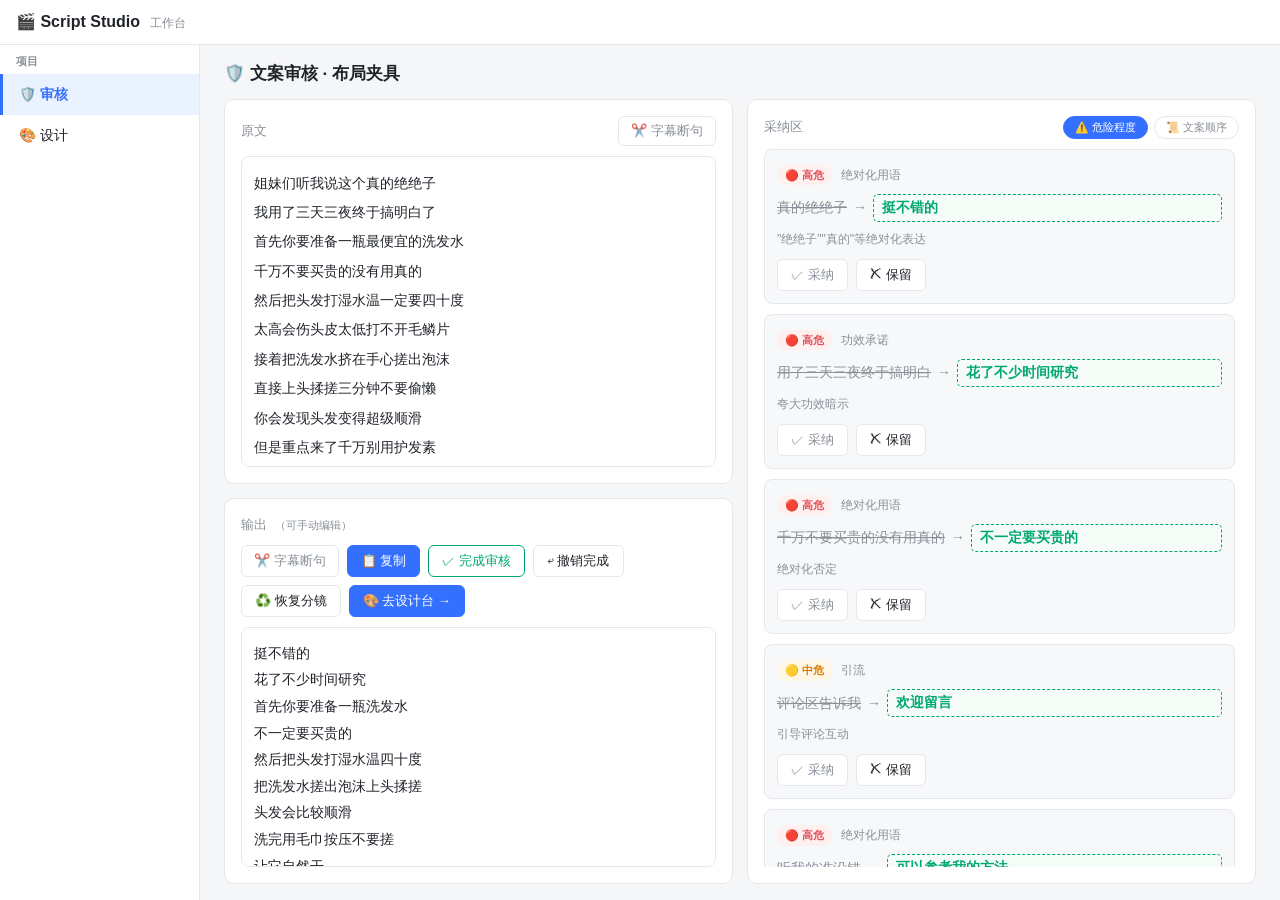
<file: workspace/scripts/layout-fixture.html>
<!DOCTYPE html>
<html lang="zh-CN">
<!-- 电脑端审核台布局回归夹具：check-layout.py 用 Edge headless dump-dom 本页，
     从 <title> 里取以 LAYOUTCHECK 开头的 JSON 数值做断言。结构须与 js/review.js 的审核台模板一致。 -->
<head>
<meta charset="UTF-8">
<link rel="stylesheet" href="../css/base.css">
<link rel="stylesheet" href="../css/review.css">
<title>fixture</title>
</head>
<body>
<div class="topbar"><div class="brand">🎬 Script Studio <span class="sub">工作台</span></div></div>
<div class="layout">
  <aside class="sidebar">
    <div class="nav-section">项目</div>
    <div class="nav-item active">🛡️ 审核</div>
    <div class="nav-item">🎨 设计</div>
  </aside>
  <main class="main">
    <div class="review-wrap">
      <div class="review-head"><h1>🛡️ 文案审核 · 布局夹具</h1></div>
      <div class="review-grid">
        <section class="panel rev-panel panel-original">
          <h2><span>原文</span><button class="split-btn">✂️ 字幕断句</button></h2>
          <div id="revOriginal">姐妹们听我说这个真的绝绝子
我用了三天三夜终于搞明白了
首先你要准备一瓶最便宜的洗发水
千万不要买贵的没有用真的
然后把头发打湿水温一定要四十度
太高会伤头皮太低打不开毛鳞片
接着把洗发水挤在手心搓出泡沫
直接上头揉搓三分钟不要偷懒
你会发现头发变得超级顺滑
但是重点来了千万别用护发素
护发素会让头发越用越干相信我
洗完之后用毛巾按压不要搓
搓头发等于毁头发切记切记
然后让它自然干不要用吹风机
吹风机的热度会让头发分叉断裂
等到半干的时候抹一点精油
只需要一滴多了一会变油头
第二天你会发现头发蓬松又顺滑
这个方法我教了无数姐妹都成功了
赶紧点赞收藏不然刷着刷着就没了
关注我每天分享实用小技巧
评论区告诉我你最想解决什么问题
下期视频专门拍给你们看
最后再说一遍洗发水千万别买贵的
便宜大碗才是永远的神
听我的准没错姐妹们冲就完了</div>
        </section>
        <section class="panel rev-panel panel-items">
          <h2><span>采纳区</span><span class="sort-bar"><button class="sort-btn on">⚠️ 危险程度</button><button class="sort-btn">📜 文案顺序</button></span></h2>
          <div id="revItems">
            <div class="rev-card"><div><span class="tag high">🔴 高危</span><span class="cat"> 绝对化用语</span></div><div class="rev-line"><span class="from">真的绝绝子</span><span class="arrow">→</span><input class="edit-sug" value="挺不错的"></div><div class="rev-reason">"绝绝子""真的"等绝对化表达</div><div class="rev-actions"><button class="btn yes">✓ 采纳</button><button class="btn no">✗ 保留</button></div></div>
            <div class="rev-card"><div><span class="tag high">🔴 高危</span><span class="cat"> 功效承诺</span></div><div class="rev-line"><span class="from">用了三天三夜终于搞明白</span><span class="arrow">→</span><input class="edit-sug" value="花了不少时间研究"></div><div class="rev-reason">夸大功效暗示</div><div class="rev-actions"><button class="btn yes">✓ 采纳</button><button class="btn no">✗ 保留</button></div></div>
            <div class="rev-card"><div><span class="tag high">🔴 高危</span><span class="cat"> 绝对化用语</span></div><div class="rev-line"><span class="from">千万不要买贵的没有用真的</span><span class="arrow">→</span><input class="edit-sug" value="不一定要买贵的"></div><div class="rev-reason">绝对化否定</div><div class="rev-actions"><button class="btn yes">✓ 采纳</button><button class="btn no">✗ 保留</button></div></div>
            <div class="rev-card"><div><span class="tag medium">🟡 中危</span><span class="cat"> 引流</span></div><div class="rev-line"><span class="from">评论区告诉我</span><span class="arrow">→</span><input class="edit-sug" value="欢迎留言"></div><div class="rev-reason">引导评论互动</div><div class="rev-actions"><button class="btn yes">✓ 采纳</button><button class="btn no">✗ 保留</button></div></div>
            <div class="rev-card"><div><span class="tag high">🔴 高危</span><span class="cat"> 绝对化用语</span></div><div class="rev-line"><span class="from">听我的准没错</span><span class="arrow">→</span><input class="edit-sug" value="可以参考我的方法"></div><div class="rev-reason">绝对化保证</div><div class="rev-actions"><button class="btn yes">✓ 采纳</button><button class="btn no">✗ 保留</button></div></div>
            <div class="rev-card"><div><span class="tag medium">🟡 中危</span><span class="cat"> 功效承诺</span></div><div class="rev-line"><span class="from">头发变得超级顺滑</span><span class="arrow">→</span><input class="edit-sug" value="头发会比较顺滑"></div><div class="rev-reason">功效夸大</div><div class="rev-actions"><button class="btn yes">✓ 采纳</button><button class="btn no">✗ 保留</button></div></div>
            <div class="rev-card"><div><span class="tag low">🟢 低危</span><span class="cat"> 表述</span></div><div class="rev-line"><span class="from">姐妹们</span><span class="arrow">→</span><input class="edit-sug" value="大家好"></div><div class="rev-reason">称呼偏口语</div><div class="rev-actions"><button class="btn yes">✓ 采纳</button><button class="btn no">✗ 保留</button></div></div>
          </div>
        </section>
        <section class="panel rev-panel panel-output">
          <div class="out-head">
            <h2 style="margin:0">输出 <span style="font-size:11px;color:#8a9099;font-weight:400">（可手动编辑）</span></h2>
            <div class="btns">
              <button class="split-btn">✂️ 字幕断句</button>
              <button class="btn primary">📋 复制</button>
              <button class="btn ok">✓ 完成审核</button>
              <button class="btn">↩ 撤销完成</button>
              <button class="btn">♻️ 恢复分镜</button>
              <button class="btn primary">🎨 去设计台 →</button>
            </div>
          </div>
          <textarea id="revOutput">挺不错的
花了不少时间研究
首先你要准备一瓶洗发水
不一定要买贵的
然后把头发打湿水温四十度
把洗发水搓出泡沫上头揉搓
头发会比较顺滑
洗完用毛巾按压不要搓
让它自然干
抹一点精油
欢迎留言
可以参考我的方法
便宜大碗才是永远的神</textarea>
        </section>
      </div>
    </div>
  </main>
</div>
<script>
addEventListener('load', function(){
  setTimeout(function(){
    var H=function(s){var e=document.querySelector(s);return e?Math.round(e.getBoundingClientRect().height):null};
    var OY=function(s){var e=document.querySelector(s);return e?getComputedStyle(e).overflowY:null};
    var d={
      vw:innerWidth, vh:innerHeight, isMobile:matchMedia('(max-width:768px)').matches,
      main:H('.main'), wrap:H('.review-wrap'), grid:H('.review-grid'),
      panelOrig:H('.panel-original'), revOrig:H('#revOriginal'), revOrigOv:OY('#revOriginal'),
      panelOut:H('.panel-output'), outHead:H('.out-head'), revOut:H('#revOutput'), revOutOv:OY('#revOutput'),
      panelItems:H('.panel-items'), revItems:H('#revItems'), revItemsOv:OY('#revItems')
    };
    document.title='LAYOUTCHECK'+JSON.stringify(d);
  },350);
});
</script>
</body>
</html>
</file>
<file: workspace/css/base.css>
/* workspace/css/base.css */
:root {
  --bg: #f5f6f8;
  --card: #fff;
  --border: #e4e7eb;
  --text: #1f2329;
  --muted: #8a9099;
  --accent: #3370ff;
  --accent-bg: #eaf1ff;
  --ok: #00a870;
  --ok-bg: #e6f9f0;
  --warn: #d87a00;
  --warn-bg: #fff7e6;
  --high: #e34d53;
  --high-bg: #fff0f0;
  --ai: #8b5cf6;
  --ai-bg: #f3effe;
}

* { box-sizing: border-box; margin: 0; padding: 0; }

html, body { height: 100%; }

body {
  font-family: -apple-system, "Segoe UI", "Microsoft YaHei", sans-serif;
  background: var(--bg);
  color: var(--text);
  line-height: 1.5;
  -webkit-tap-highlight-color: transparent;
  display: flex;
  flex-direction: column;
  height: 100vh;
  overflow: hidden;
}

/* 顶栏 */
.topbar {
  background: var(--card);
  border-bottom: 1px solid var(--border);
  padding: 10px 16px;
  display: flex;
  align-items: center;
  justify-content: space-between;
  gap: 12px;
  flex-shrink: 0;
}
.topbar .brand { font-size: 16px; font-weight: 600; }
.topbar .brand .sub { font-size: 12px; color: var(--muted); font-weight: 400; margin-left: 6px; }
.topbar .right { display: flex; gap: 8px; align-items: center; }
.topbar .operator { font-size: 12px; color: var(--muted); }
.topbar .operator b { color: var(--accent); }

/* 布局 */
.layout { display: flex; flex: 1; min-height: 0; }
.sidebar {
  width: 200px;
  background: var(--card);
  border-right: 1px solid var(--border);
  display: flex;
  flex-direction: column;
  flex-shrink: 0;
  overflow-y: auto;
}
.sidebar .nav-item {
  padding: 10px 16px;
  font-size: 14px;
  cursor: pointer;
  border-left: 3px solid transparent;
  display: flex;
  align-items: center;
  justify-content: space-between;
  gap: 8px;
}
.sidebar .nav-item:hover { background: #f2f3f5; }
.sidebar .nav-item.active { background: var(--accent-bg); border-left-color: var(--accent); color: var(--accent); font-weight: 600; }
.sidebar .nav-item .stage-dot { font-size: 11px; }
.sidebar .nav-section { padding: 8px 16px 4px; font-size: 11px; color: var(--muted); font-weight: 600; }
.sidebar .new-btn { margin: 12px 16px; }

.main { flex: 1; min-width: 0; overflow-y: auto; }

/* 通用按钮 */
.btn {
  border: 1px solid var(--border);
  background: #fff;
  padding: 6px 13px;
  border-radius: 6px;
  font-size: 13px;
  cursor: pointer;
  color: var(--text);
  font-family: inherit;
}
.btn:hover { background: #f2f3f5; }
.btn.primary { background: var(--accent); color: #fff; border-color: var(--accent); }
.btn.primary:hover { opacity: 0.92; }
.btn.ghost { color: var(--muted); }
.btn.ok { color: var(--ok); border-color: var(--ok); }
.btn.done { background: var(--ok); color: #fff; border-color: var(--ok); opacity: .85; cursor: default; }

/* 通用面板 */
.panel { background: var(--card); border: 1px solid var(--border); border-radius: 10px; padding: 16px; }

/* tag / 标签 */
.tag { display: inline-block; font-size: 11px; font-weight: 600; padding: 2px 8px; border-radius: 10px; }
.tag.high { background: var(--high-bg); color: var(--high); }
.tag.medium { background: var(--warn-bg); color: var(--warn); }
.tag.low { background: var(--ok-bg); color: var(--ok); }

/* stage 标签 */
.stage-tag { font-size: 11px; font-weight: 600; padding: 2px 8px; border-radius: 10px; }
.stage-tag.review { background: var(--accent-bg); color: var(--accent); }
.stage-tag.design { background: var(--warn-bg); color: var(--warn); }
.stage-tag.done { background: var(--ok-bg); color: var(--ok); }

/* toast */
.toast {
  position: fixed; bottom: 28px; left: 50%; transform: translateX(-50%);
  background: #1f2329; color: #fff; padding: 9px 20px; border-radius: 20px;
  font-size: 13px; opacity: 0; transition: 0.2s; pointer-events: none; z-index: 100;
  max-width: 90vw; text-align: center;
}
.toast.show { opacity: 0.95; }

/* 登录浮层 */
.login-overlay { position: fixed; inset: 0; background: rgba(31,35,41,.5); backdrop-filter: blur(4px); z-index: 200; display: none; align-items: center; justify-content: center; }
.login-overlay.on { display: flex; }
.login-card { background: var(--card); border-radius: 14px; padding: 32px 28px; width: 320px; max-width: 90vw; box-shadow: 0 8px 32px rgba(0,0,0,.2); text-align: center; }
.login-logo { font-size: 40px; margin-bottom: 8px; }
.login-title { font-size: 20px; font-weight: 700; margin-bottom: 4px; }
.login-sub { font-size: 13px; color: var(--muted); margin-bottom: 20px; line-height: 1.5; }
.login-input { width: 100%; border: 1px solid var(--border); border-radius: 8px; padding: 11px 14px; font-size: 15px; font-family: inherit; outline: none; text-align: center; margin-bottom: 14px; }
.login-input:focus { border-color: var(--accent); }
.login-btns { display: flex; gap: 8px; }
.login-btns .btn { flex: 1; padding: 10px; font-size: 14px; }

/* 预加载层（登录前拉素材图，盖在最上层） */
.preloader { position: fixed; inset: 0; z-index: 300; background: var(--bg); display: flex; align-items: center; justify-content: center; transition: opacity .35s ease; }
.preloader.hide { opacity: 0; pointer-events: none; }
.pl-card { text-align: center; padding: 0 24px; }
.pl-logo { font-size: 56px; line-height: 1; animation: plPulse 1.1s ease-in-out infinite; }
.pl-name { font-size: 18px; font-weight: 700; margin-top: 10px; color: var(--text); letter-spacing: .5px; }
.pl-bar { width: 180px; max-width: 60vw; height: 4px; background: var(--border); border-radius: 2px; margin: 18px auto 0; overflow: hidden; }
.pl-bar > i { display: block; height: 100%; width: 0; background: var(--accent); border-radius: 2px; transition: width .25s ease; }
.pl-text { font-size: 12px; color: var(--muted); margin-top: 10px; }
.pl-text b { color: var(--text); font-weight: 600; }
@keyframes plPulse { 0%, 100% { transform: scale(1); opacity: 1; } 50% { transform: scale(1.15); opacity: .7; } }

/* 操作者标签 */
.op-tag { font-size: 10px; font-weight: 600; padding: 1px 7px; border-radius: 10px; border: 1px solid; display: inline-flex; align-items: center; white-space: nowrap; vertical-align: middle; }
.op-avatar { display: inline-flex; align-items: center; justify-content: center; width: 22px; height: 22px; border-radius: 50%; color: #fff; font-size: 11px; font-weight: 700; flex-shrink: 0; }

/* 管理员后台 */
.admin-wrap { padding: 20px 24px 60px; max-width: 1100px; margin: 0 auto; }
.admin-head h1 { font-size: 18px; font-weight: 600; margin-bottom: 12px; }
.admin-stat { font-size: 13px; color: var(--muted); margin-bottom: 20px; }
.admin-stat b { color: var(--text); }
.admin-section { margin-bottom: 28px; }
.admin-sec-title { font-size: 13px; font-weight: 600; color: var(--muted); margin-bottom: 12px; }
.admin-people { display: grid; grid-template-columns: repeat(auto-fill, minmax(240px, 1fr)); gap: 10px; }
.admin-person { display: flex; align-items: center; gap: 10px; background: var(--card); border: 1px solid var(--border); border-radius: 10px; padding: 12px; }
.ap-info { flex: 1; min-width: 0; }
.ap-name { font-size: 14px; font-weight: 600; }
.ap-me { font-size: 11px; color: var(--accent); font-weight: 400; }
.ap-meta { font-size: 12px; color: var(--muted); margin-top: 2px; }
.ap-meta b { color: var(--text); }
.admin-projs { display: flex; flex-direction: column; gap: 6px; }
.admin-proj { display: flex; align-items: center; gap: 10px; background: var(--card); border: 1px solid var(--border); border-radius: 8px; padding: 9px 12px; font-size: 13px; flex-wrap: wrap; }
.apj-title { font-weight: 600; }
.apj-stage { font-size: 12px; }
.apj-meta { color: var(--muted); font-size: 12px; }
.apj-time { color: var(--muted); font-size: 12px; margin-left: auto; }
.admin-tls { display: flex; flex-direction: column; gap: 2px; background: var(--card); border: 1px solid var(--border); border-radius: 10px; padding: 6px; max-height: 520px; overflow-y: auto; }
.admin-tl { display: flex; align-items: flex-start; gap: 10px; padding: 8px 10px; border-radius: 6px; }
.admin-tl:hover { background: #f2f3f5; }
.atl-body { flex: 1; min-width: 0; font-size: 13px; }
.atl-act { color: var(--accent); font-weight: 500; }
.atl-proj { color: var(--muted); }
.atl-detail { font-size: 12px; color: var(--muted); margin-top: 2px; word-break: break-word; }
.atl-time { color: var(--muted); }
.admin-empty { color: var(--muted); font-size: 13px; padding: 16px; text-align: center; }

/* 工作台入口（总览两个大卡片） */
.desk-entries { display: grid; grid-template-columns: 1fr 1fr; gap: 14px; }
.desk-entry { display: flex; align-items: center; gap: 14px; background: var(--card); border: 1px solid var(--border); border-radius: 12px; padding: 18px 20px; cursor: pointer; transition: .15s; }
.desk-entry:hover { border-color: var(--accent); box-shadow: 0 2px 12px rgba(51,112,255,.12); transform: translateY(-1px); }
.de-icon { width: 48px; height: 48px; border-radius: 12px; display: flex; align-items: center; justify-content: center; font-size: 24px; flex-shrink: 0; }
.desk-entry.review .de-icon { background: var(--accent-bg); }
.desk-entry.design .de-icon { background: var(--warn-bg); }
.de-body { flex: 1; }
.de-title { font-size: 16px; font-weight: 700; }
.de-desc { font-size: 12px; color: var(--muted); margin-top: 3px; }
.de-arrow { font-size: 22px; color: var(--muted); }
@media (max-width: 768px) { .desk-entries { grid-template-columns: 1fr; gap: 10px; } .desk-entry { padding: 14px 16px; } }

/* dashboard */
.project-grid {
  display: grid;
  grid-template-columns: repeat(auto-fill, minmax(280px, 1fr));
  gap: 14px;
}
.proj-card { display: flex; flex-direction: column; gap: 8px; }
.proj-head { display: flex; justify-content: space-between; align-items: center; gap: 8px; }
.proj-title { font-size: 15px; font-weight: 600; }
.proj-progress { font-size: 13px; color: var(--accent); }
.proj-last { font-size: 12px; color: var(--muted); }
.proj-actions { display: flex; gap: 6px; margin-top: 6px; flex-wrap: wrap; }
.proj-actions .btn { padding: 5px 11px; font-size: 12px; }

/* 选图弹窗 */
.modal { position: fixed; inset: 0; background: rgba(0,0,0,.45); z-index: 50; display: none; }
.modal.on { display: block; }
.modal-box { background: var(--card); max-width: 880px; margin: 4vh auto 0; border-radius: 12px; height: 92vh; display: flex; flex-direction: column; overflow: hidden; }
.modal-head { padding: 14px 18px; border-bottom: 1px solid var(--border); display: flex; justify-content: space-between; align-items: center; gap: 10px; }
.modal-head .t { font-weight: 600; font-size: 15px; }
.modal-head .s { font-size: 12px; color: var(--muted); margin-top: 2px; }
.filters { padding: 12px 18px; border-bottom: 1px solid var(--border); display: flex; flex-direction: column; gap: 9px; background: #fafbfc; }
.search { width: 100%; border: 1px solid var(--border); border-radius: 6px; padding: 8px 11px; font-size: 13px; font-family: inherit; outline: none; }
.search:focus { border-color: var(--accent); }
.chips { display: flex; gap: 6px; flex-wrap: wrap; }
.chip { border: 1px solid var(--border); background: #fff; padding: 4px 11px; border-radius: 14px; font-size: 12px; cursor: pointer; color: var(--muted); font-family: inherit; }
.chip:hover { background: #f2f3f5; }
.chip.on { background: var(--accent); color: #fff; border-color: var(--accent); }
.grid { flex: 1; min-height: 0; overflow: auto; padding: 14px 18px; display: grid; grid-template-columns: repeat(auto-fill, minmax(108px, 1fr)); grid-auto-rows: max-content; gap: 12px; align-content: start; }
.asset { cursor: pointer; border: 2px solid transparent; border-radius: 8px; overflow: hidden; background: #fff; display: flex; flex-direction: column; }
/* 9:16 竖屏缩略图：padding-top hack 全浏览器兼容（微信 X5 等老内核不支持 aspect-ratio，会塌成方形）*/
.asset .img-wrap { position: relative; width: 100%; padding-top: 177.78%; background: #fff; }
.asset .img-wrap img { position: absolute; top: 0; left: 0; width: 100%; height: 100%; object-fit: contain; display: block; }
.asset .cap { font-size: 11px; color: var(--muted); padding: 5px 6px 6px; line-height: 1.3; background: #fff; }
.asset .cap b { color: var(--text); font-weight: 600; font-size: 12px; }
.asset:hover { border-color: var(--accent); }
.asset.sel { border-color: var(--ok); box-shadow: 0 0 0 1px var(--ok) inset; }
.asset.sel .cap { background: var(--ok-bg); }
.empty-grid { grid-column: 1/-1; text-align: center; color: var(--muted); padding: 40px 0; font-size: 13px; }

/* 手机适配 */
@media (max-width: 768px) {
  body { display: block; height: auto; overflow: auto; }
  .topbar { padding: 8px 12px; flex-wrap: wrap; }
  .topbar .brand { font-size: 15px; }
  .layout { flex-direction: column; }
  .sidebar {
    width: 100%;
    border-right: none;
    border-bottom: 1px solid var(--border);
    flex-direction: row;
    overflow-x: auto;
    overflow-y: hidden;
    padding: 8px;
    gap: 6px;
    order: 1;
  }
  .sidebar .nav-section { display: none; }
  .sidebar .nav-item {
    flex: 1;
    border-left: none;
    border-bottom: 3px solid transparent;
    padding: 9px 6px;
    border-radius: 6px;
    justify-content: center;
    text-align: center;
  }
  .sidebar .nav-item.active { border-left: none; border-bottom-color: var(--accent); }
  .sidebar .new-btn { margin: 0; flex: 1; }
  .main { overflow: visible; order: 2; }
  .modal-box { margin: 0; height: 100vh; height: 100dvh; border-radius: 0; max-width: 100%; }
  .grid { grid-template-columns: repeat(2, 1fr); padding: 12px; -webkit-overflow-scrolling: touch; overscroll-behavior: contain; }
}

/* 成员管理 */
.admin-members { display: flex; flex-direction: column; gap: 6px; background: var(--card); border: 1px solid var(--border); border-radius: 10px; padding: 8px; }
.admin-member { display: flex; align-items: center; gap: 10px; padding: 7px 10px; border-radius: 6px; }
.admin-member:hover { background: #f2f3f5; }
.admin-member .am-name { flex: 1; font-size: 14px; }
.admin-member .am-admin { font-size: 11px; color: var(--accent); }
.admin-member .am-del { padding: 3px 10px; font-size: 12px; }
.admin-add { display: flex; gap: 8px; margin-top: 10px; }
.admin-add .search { flex: 1; }
</file>
<file: workspace/css/review.css>
/* workspace/css/review.css */
/* ───────────────────────────────────────────────────────────────
   ⚠️ 电脑端审核台布局契约（改本文件 / 改手机端前必读）
   原文区 / 采纳区 / 输出区 必须各自在容器内 overflow:auto 滚动，
   整页（.main）不滚动。依赖下面这条约束链，断任何一环都会崩：
     .main(flex:1)
       → .review-wrap(height:100%, flex column, overflow:hidden)
       → .review-grid(flex:1, minmax(0,1fr) 行, ★align-items:stretch★)
       → .rev-panel(stretch 到行高, overflow:hidden)
       → 子区 #revOriginal / #revItems / #revOutput (flex:1 + overflow:auto)
   ★致命陷阱：.review-grid 的 align-items 必须是 stretch，绝不可改回 start。
     start 会让 panel 高度=内容、突破 minmax(0,1fr) 行高 → 原文区溢出被裁、
     和输出区重叠、#revOutput 塌成 textarea 默认 rows=2（"两行半"）。
     #revOutput 的 flex:1 只有在 panel 被行高约束（stretch）时才拉伸。
   ★改手机端：只动文件底部 @media(max-width:768px) 块，勿碰上面的基础规则。
   ★改完务必跑回归自检：  python workspace/scripts/check-layout.py
   ─────────────────────────────────────────────────────────────── */
.review-wrap { padding: 16px 24px; height: 100%; display: flex; flex-direction: column; overflow: hidden; min-height: 0; }
.review-head { display: flex; justify-content: space-between; align-items: center; margin-bottom: 12px; flex-wrap: wrap; gap: 8px; flex-shrink: 0; }
.review-head h1 { font-size: 17px; font-weight: 600; }
.review-head .verdict { font-size: 13px; color: var(--muted); }

.review-grid {
  display: grid;
  grid-template-columns: 1fr 1fr;
  grid-template-rows: minmax(0, 1fr) minmax(0, 1fr);
  grid-template-areas: "original items" "output items";
  gap: 14px;
  align-items: stretch;  /* ★勿改 start★ 见顶部契约：start→panel突破行高→原文溢出/输出框塌缩 */
  flex: 1;
  min-height: 0;
}
.review-grid .panel-original { grid-area: original; }
.review-grid .panel-output { grid-area: output; }
.review-grid .panel-items { grid-area: items; }

.rev-panel { display: flex; flex-direction: column; min-height: 0; overflow: hidden; }
.rev-panel h2 { font-size: 13px; margin: 0 0 10px; color: var(--muted); font-weight: 500; display: flex; justify-content: space-between; align-items: center; gap: 8px; flex-wrap: wrap; flex-shrink: 0; }
.sort-bar { display: flex; gap: 6px; }
.sort-btn { border: 1px solid var(--border); background: #fff; color: var(--muted); padding: 3px 11px; border-radius: 14px; font-size: 11px; cursor: pointer; font-weight: 500; white-space: nowrap; }
.sort-btn:hover { background: #f2f3f5; }
.sort-btn.on { background: var(--accent); color: #fff; border-color: var(--accent); }

#revOriginal { font-size: 14px; line-height: 2.1; white-space: pre-wrap; word-break: break-word; flex: 1; overflow: auto; padding: 12px; border: 1px solid var(--border); border-radius: 8px; background: #fff; }
mark.h { background: var(--high-bg); color: var(--high); border-bottom: 2px solid var(--high); padding: 0 2px; border-radius: 2px; }
mark.m { background: var(--warn-bg); color: var(--warn); border-bottom: 2px solid var(--warn); padding: 0 2px; border-radius: 2px; }
mark.l { background: var(--ok-bg); color: var(--ok); border-bottom: 2px dashed var(--ok); padding: 0 2px; border-radius: 2px; }

#revItems { display: flex; flex-direction: column; gap: 10px; flex: 1; overflow: auto; padding-right: 4px; }
.rev-card { border: 1px solid var(--border); border-radius: 8px; padding: 12px; transition: .15s; background: #f7f8fa; position: relative; }
.rev-card.adopted { border-color: var(--ok); background: #f5fcf8; }
.rev-card.kept { border-color: var(--warn); background: #fff8ec; }
.rev-reviewed { font-size: 11px; font-weight: 600; color: var(--muted); margin-left: 4px; }
.rev-card.adopted .rev-reviewed { color: var(--ok); }
.rev-card.kept .rev-reviewed { color: var(--warn); }
.rev-undo { position: absolute; top: 8px; right: 10px; border: 1px solid var(--border); background: #fff; color: var(--muted); font-size: 11px; padding: 3px 9px; border-radius: 12px; cursor: pointer; font-family: inherit; }
.rev-undo:hover { background: var(--high-bg); color: var(--high); border-color: var(--high); }
.rev-card .cat { font-size: 12px; color: var(--muted); margin-left: 6px; }
.rev-line { display: flex; align-items: center; gap: 6px; flex-wrap: wrap; font-size: 14px; margin: 8px 0; }
.rev-line .from { text-decoration: line-through; color: var(--muted); }
.rev-line .arrow { color: var(--muted); }
.edit-sug { flex: 1; min-width: 140px; font-size: 14px; font-family: inherit; color: var(--ok); font-weight: 600; border: 1px dashed var(--ok); background: #f5fcf8; border-radius: 5px; padding: 5px 8px; outline: none; }
.edit-sug:focus { border-style: solid; background: #fff; }
.rev-reason { font-size: 12px; color: var(--muted); margin: 6px 0 10px; line-height: 1.6; }
.rev-actions { display: flex; gap: 8px; }
.rev-actions .btn.yes { color: var(--muted); }
.rev-actions .btn.yes.on { background: var(--ok); color: #fff; }
.rev-actions .btn.no.on { background: #e4e7eb; color: var(--text); border-color: #c9cdd4; }

/* 手动修改区 */
.manual-section { margin-bottom: 14px; padding-bottom: 12px; border-bottom: 1px dashed var(--border); }
.manual-head { font-size: 12px; color: var(--ai); font-weight: 600; margin-bottom: 10px; }
.manual-hint { color: var(--muted); font-weight: 400; }
.rev-card.manual { border-left: 3px solid var(--ai); background: var(--ai-bg); }
.manual-section .rev-card.manual + .rev-card.manual { margin-top: 10px; }
.manual-tag { background: #fff; color: var(--ai); border: 1px solid var(--ai); }
.manual-to { color: var(--ai); font-weight: 600; flex: 1; min-width: 140px; word-break: break-word; }

.out-head { display: flex; justify-content: space-between; align-items: center; margin-bottom: 10px; gap: 10px; flex-wrap: wrap; flex-shrink: 0; }
.out-head .btns { display: flex; gap: 8px; flex-wrap: wrap; }
#revOutput { width: 100%; flex: 1; min-height: 0; overflow: auto; border: 1px solid var(--border); border-radius: 8px; padding: 12px; font-size: 14px; line-height: 1.9; font-family: inherit; resize: none; color: var(--text); }
#revOutput:focus { border-color: var(--accent); }
.split-btn { background: #fff; border: 1px solid var(--border); color: var(--muted); padding: 5px 12px; border-radius: 6px; font-size: 13px; cursor: pointer; font-family: inherit; }
.split-btn:hover { background: #f2f3f5; }
.split-btn.active { background: var(--ok-bg); border-color: var(--ok); color: var(--ok); font-weight: 600; }

@media (max-width: 768px) {
  .review-wrap { padding: 12px; height: auto; display: block; overflow: visible; }
  .review-grid { grid-template-columns: 1fr; grid-template-rows: auto; grid-template-areas: "original" "items" "output"; height: auto; }
  .rev-panel { max-height: none; }
  #revOutput { flex: none; min-height: 100px; height: auto; max-height: none; overflow: visible; }
  #revOriginal { font-size: 15px; line-height: 1.95; }
  .rev-line { flex-direction: column; align-items: stretch; gap: 5px; }
  .edit-sug { min-width: 100%; font-size: 15px; padding: 9px 10px; }
  .rev-actions .btn { flex: 1; padding: 10px; font-size: 14px; min-height: 42px; }
}

/* 长按审核卡片 → 输出框选区高亮：防系统文本选择/长按菜单 + 触发时的视觉反馈 */
.rev-card[data-id] { -webkit-user-select: none; user-select: none; -webkit-touch-callout: none; }
.rev-card[data-id] input.edit-sug { -webkit-user-select: text; user-select: text; -webkit-touch-callout: default; }
.rev-card.longpress-active { transform: scale(0.985); box-shadow: 0 0 0 2px var(--accent) inset; }
</file>
